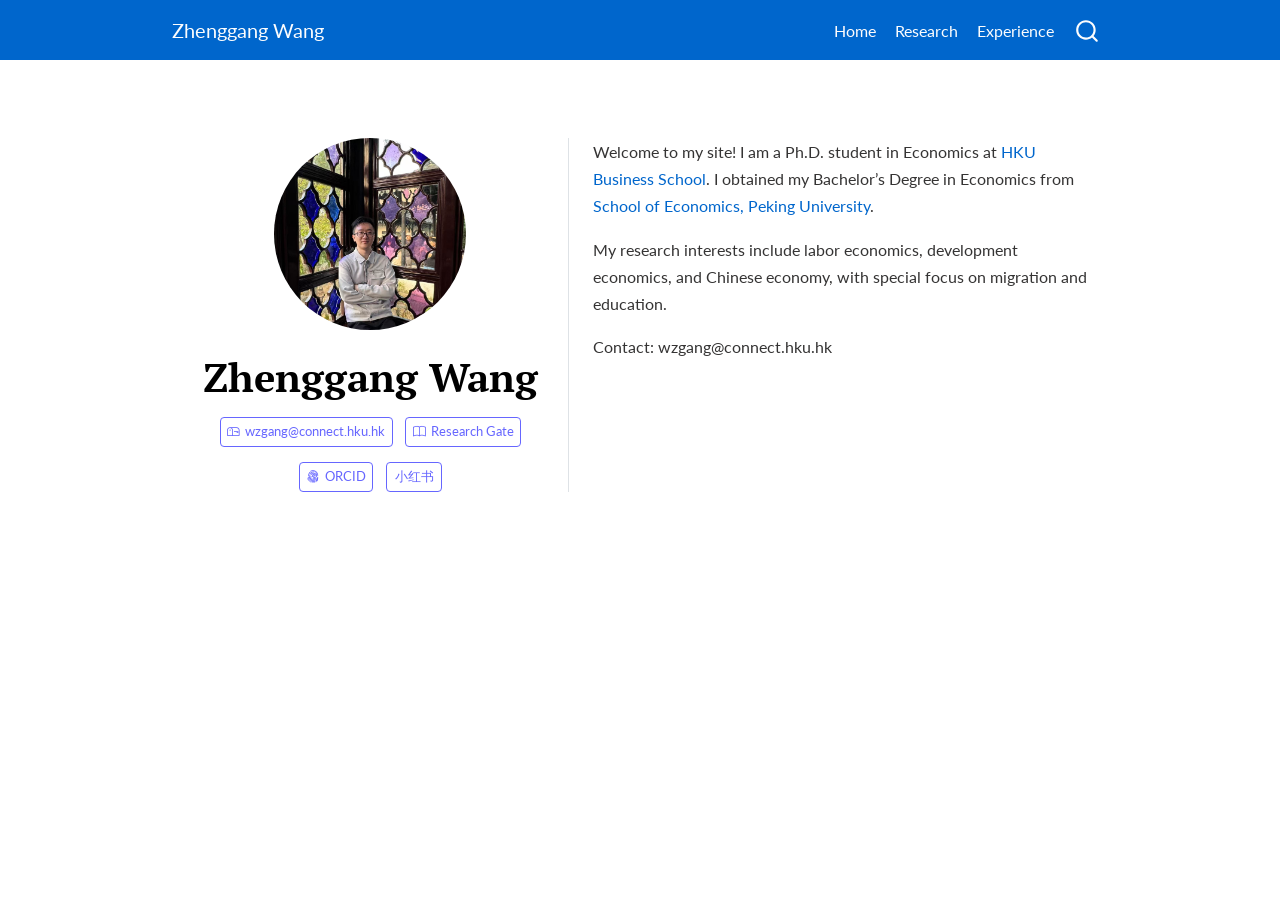
<file: docs/index.html>
<!DOCTYPE html>
<html xmlns="http://www.w3.org/1999/xhtml" lang="en" xml:lang="en"><head>

<meta charset="utf-8">
<meta name="generator" content="quarto-1.9.37">

<meta name="viewport" content="width=device-width, initial-scale=1.0, user-scalable=yes">


<title>Zhenggang Wang</title>
<style>
/* Default styles provided by pandoc.
** See https://pandoc.org/MANUAL.html#variables-for-html for config info.
*/
code{white-space: pre-wrap;}
span.smallcaps{font-variant: small-caps;}
div.columns{display: flex; gap: min(4vw, 1.5em);}
div.column{flex: auto; overflow-x: auto;}
div.hanging-indent{margin-left: 1.5em; text-indent: -1.5em;}
ul.task-list{list-style: none;}
ul.task-list li input[type="checkbox"] {
  width: 0.8em;
  margin: 0 0.8em 0.2em -1em; /* quarto-specific, see https://github.com/quarto-dev/quarto-cli/issues/4556 */ 
  vertical-align: middle;
}
</style>


<script src="site_libs/quarto-nav/quarto-nav.js"></script>
<script src="site_libs/quarto-nav/headroom.min.js"></script>
<script src="site_libs/clipboard/clipboard.min.js"></script>
<script src="site_libs/quarto-search/autocomplete.umd.js"></script>
<script src="site_libs/quarto-search/fuse.min.js"></script>
<script src="site_libs/quarto-search/quarto-search.js"></script>
<meta name="quarto:offset" content="./">
<link href="./images/apple-touch-icon-180x180.png" rel="icon" type="image/png">
<script src="site_libs/quarto-html/quarto.js" type="module"></script>
<script src="site_libs/quarto-html/tabsets/tabsets.js" type="module"></script>
<script src="site_libs/quarto-html/popper.min.js"></script>
<script src="site_libs/quarto-html/tippy.umd.min.js"></script>
<link href="site_libs/quarto-html/tippy.css" rel="stylesheet">
<link href="site_libs/quarto-html/quarto-syntax-highlighting-a9c94084e156453ce75ecc8ff7b2041c.css" rel="stylesheet" id="quarto-text-highlighting-styles">
<script src="site_libs/bootstrap/bootstrap.min.js"></script>
<link href="site_libs/bootstrap/bootstrap-icons.css" rel="stylesheet">
<link href="site_libs/bootstrap/bootstrap-d3f19b3d7b622b1c316061142769eb59.min.css" rel="stylesheet" append-hash="true" id="quarto-bootstrap" data-mode="light">
<script id="quarto-search-options" type="application/json">{
  "location": "navbar",
  "copy-button": false,
  "collapse-after": 3,
  "panel-placement": "end",
  "type": "overlay",
  "limit": 50,
  "keyboard-shortcut": [
    "f",
    "/",
    "s"
  ],
  "show-item-context": false,
  "language": {
    "search-no-results-text": "No results",
    "search-matching-documents-text": "matching documents",
    "search-copy-link-title": "Copy link to search",
    "search-hide-matches-text": "Hide additional matches",
    "search-more-match-text": "more match in this document",
    "search-more-matches-text": "more matches in this document",
    "search-clear-button-title": "Clear",
    "search-text-placeholder": "",
    "search-detached-cancel-button-title": "Cancel",
    "search-submit-button-title": "Submit",
    "search-label": "Search"
  }
}</script>


</head>

<body class="nav-fixed fullcontent quarto-light">

<div id="quarto-search-results"></div>
  <header id="quarto-header" class="headroom fixed-top">
    <nav class="navbar navbar-expand-lg " data-bs-theme="dark">
      <div class="navbar-container container-fluid">
      <div class="navbar-brand-container mx-auto">
    <a class="navbar-brand" href="./index.html">
    <span class="navbar-title">Zhenggang Wang</span>
    </a>
  </div>
            <div id="quarto-search" class="" title="Search"></div>
          <button class="navbar-toggler" type="button" data-bs-toggle="collapse" data-bs-target="#navbarCollapse" aria-controls="navbarCollapse" role="menu" aria-expanded="false" aria-label="Toggle navigation" onclick="if (window.quartoToggleHeadroom) { window.quartoToggleHeadroom(); }">
  <span class="navbar-toggler-icon"></span>
</button>
          <div class="collapse navbar-collapse" id="navbarCollapse">
            <ul class="navbar-nav navbar-nav-scroll ms-auto">
  <li class="nav-item">
    <a class="nav-link active" href="./index.html" aria-current="page"> 
<span class="menu-text">Home</span></a>
  </li>  
  <li class="nav-item">
    <a class="nav-link" href="./research.html"> 
<span class="menu-text">Research</span></a>
  </li>  
  <li class="nav-item">
    <a class="nav-link" href="./experience.html"> 
<span class="menu-text">Experience</span></a>
  </li>  
</ul>
          </div> <!-- /navcollapse -->
            <div class="quarto-navbar-tools">
</div>
      </div> <!-- /container-fluid -->
    </nav>
</header>
<!-- content -->
<div id="quarto-content" class="quarto-container page-columns page-rows-contents page-layout-article page-navbar">
<!-- sidebar -->
<!-- margin-sidebar -->
    
<!-- main -->
<main class="content" id="quarto-document-content">




<div class="quarto-about-trestles">
  <div class="about-entity">
    <img src="images/wzg2.jpg" class="about-image
  round " style="height: 12em; width: 12em;">
<header id="title-block-header" class="quarto-title-block default">
<div class="quarto-title">
<h1 class="title">Zhenggang Wang</h1>
</div>
<div class="quarto-title-meta">
  </div>
</header>
    <div class="about-links">
  <a href="mailto:wzgang@connect.hku.hk" class="about-link" rel="" target="">
    <i class="bi bi-mailbox"></i>
     <span class="about-link-text">wzgang@connect.hku.hk</span>
  </a>
  <a href="https://www.researchgate.net/profile/Zhenggang-Wang-4?ev=hdr_xprf" class="about-link" rel="" target="">
    <i class="bi bi-book"></i>
     <span class="about-link-text">Research Gate</span>
  </a>
  <a href="https://orcid.org/0009-0004-4326-7183" class="about-link" rel="" target="">
    <i class="bi bi-fingerprint"></i>
     <span class="about-link-text">ORCID</span>
  </a>
  <a href="https://www.xiaohongshu.com/user/profile/618625a00000000010008f83" class="about-link" rel="" target="">
    <i class="bi bi-brands xing"></i>
     <span class="about-link-text">小红书</span>
  </a>
</div>
  </div>
  <div class="about-contents"><div id="hero-heading">
<p>Welcome to my site! I am a Ph.D.&nbsp;student in Economics at <a href="[link](https://www.hkubs.hku.hk/)">HKU Business School</a>. I obtained my Bachelor’s Degree in Economics from <a href="[link](https://econ.pku.edu.cn/)">School of Economics, Peking University</a>.</p>
<p>My research interests include labor economics, development economics, and Chinese economy, with special focus on migration and education.</p>
<p>Contact: wzgang@connect.hku.hk</p>
</div></div>
</div>





</main> <!-- /main -->
<script id="quarto-html-after-body" type="application/javascript">
  window.document.addEventListener("DOMContentLoaded", function (event) {
    const isCodeAnnotation = (el) => {
      for (const clz of el.classList) {
        if (clz.startsWith('code-annotation-')) {                     
          return true;
        }
      }
      return false;
    }
    const onCopySuccess = function(e) {
      // button target
      const button = e.trigger;
      // don't keep focus
      button.blur();
      // flash "checked"
      button.classList.add('code-copy-button-checked');
      var currentTitle = button.getAttribute("title");
      button.setAttribute("title", "Copied!");
      let tooltip;
      if (window.bootstrap) {
        button.setAttribute("data-bs-toggle", "tooltip");
        button.setAttribute("data-bs-placement", "left");
        button.setAttribute("data-bs-title", "Copied!");
        tooltip = new bootstrap.Tooltip(button, 
          { trigger: "manual", 
            customClass: "code-copy-button-tooltip",
            offset: [0, -8]});
        tooltip.show();    
      }
      setTimeout(function() {
        if (tooltip) {
          tooltip.hide();
          button.removeAttribute("data-bs-title");
          button.removeAttribute("data-bs-toggle");
          button.removeAttribute("data-bs-placement");
        }
        button.setAttribute("title", currentTitle);
        button.classList.remove('code-copy-button-checked');
      }, 1000);
      // clear code selection
      e.clearSelection();
    }
    const getTextToCopy = function(trigger) {
      const outerScaffold = trigger.parentElement.cloneNode(true);
      const codeEl = outerScaffold.querySelector('code');
      for (const childEl of codeEl.children) {
        if (isCodeAnnotation(childEl)) {
          childEl.remove();
        }
      }
      return codeEl.innerText;
    }
    const clipboard = new window.ClipboardJS('.code-copy-button:not([data-in-quarto-modal])', {
      text: getTextToCopy
    });
    clipboard.on('success', onCopySuccess);
    if (window.document.getElementById('quarto-embedded-source-code-modal')) {
      const clipboardModal = new window.ClipboardJS('.code-copy-button[data-in-quarto-modal]', {
        text: getTextToCopy,
        container: window.document.getElementById('quarto-embedded-source-code-modal')
      });
      clipboardModal.on('success', onCopySuccess);
    }
      var localhostRegex = new RegExp(/^(?:http|https):\/\/localhost\:?[0-9]*\//);
      var mailtoRegex = new RegExp(/^mailto:/);
        var filterRegex = new RegExp("https:\/\/lianyujun\.github\.io");
      var isInternal = (href) => {
          return filterRegex.test(href) || localhostRegex.test(href) || mailtoRegex.test(href);
      }
      // Inspect non-navigation links and adorn them if external
     var links = window.document.querySelectorAll('a[href]:not(.nav-link):not(.navbar-brand):not(.toc-action):not(.sidebar-link):not(.sidebar-item-toggle):not(.pagination-link):not(.no-external):not([aria-hidden]):not(.dropdown-item):not(.quarto-navigation-tool):not(.about-link)');
      for (var i=0; i<links.length; i++) {
        const link = links[i];
        if (!isInternal(link.href)) {
          // undo the damage that might have been done by quarto-nav.js in the case of
          // links that we want to consider external
          if (link.dataset.originalHref !== undefined) {
            link.href = link.dataset.originalHref;
          }
        }
      }
    function tippyHover(el, contentFn, onTriggerFn, onUntriggerFn) {
      const config = {
        allowHTML: true,
        maxWidth: 500,
        delay: 100,
        arrow: false,
        appendTo: function(el) {
            return el.parentElement;
        },
        interactive: true,
        interactiveBorder: 10,
        theme: 'quarto',
        placement: 'bottom-start',
      };
      if (contentFn) {
        config.content = contentFn;
      }
      if (onTriggerFn) {
        config.onTrigger = onTriggerFn;
      }
      if (onUntriggerFn) {
        config.onUntrigger = onUntriggerFn;
      }
      window.tippy(el, config); 
    }
    const noterefs = window.document.querySelectorAll('a[role="doc-noteref"]');
    for (var i=0; i<noterefs.length; i++) {
      const ref = noterefs[i];
      tippyHover(ref, function() {
        // use id or data attribute instead here
        let href = ref.getAttribute('data-footnote-href') || ref.getAttribute('href');
        try { href = new URL(href).hash; } catch {}
        const id = href.replace(/^#\/?/, "");
        const note = window.document.getElementById(id);
        if (note) {
          return note.innerHTML;
        } else {
          return "";
        }
      });
    }
    const xrefs = window.document.querySelectorAll('a.quarto-xref');
    const processXRef = (id, note) => {
      // Strip column container classes
      const stripColumnClz = (el) => {
        el.classList.remove("page-full", "page-columns");
        if (el.children) {
          for (const child of el.children) {
            stripColumnClz(child);
          }
        }
      }
      stripColumnClz(note)
      if (id === null || id.startsWith('sec-')) {
        // Special case sections, only their first couple elements
        const container = document.createElement("div");
        if (note.children && note.children.length > 2) {
          container.appendChild(note.children[0].cloneNode(true));
          for (let i = 1; i < note.children.length; i++) {
            const child = note.children[i];
            if (child.tagName === "P" && child.innerText === "") {
              continue;
            } else {
              container.appendChild(child.cloneNode(true));
              break;
            }
          }
          if (window.Quarto?.typesetMath) {
            window.Quarto.typesetMath(container);
          }
          return container.innerHTML
        } else {
          if (window.Quarto?.typesetMath) {
            window.Quarto.typesetMath(note);
          }
          return note.innerHTML;
        }
      } else {
        // Remove any anchor links if they are present
        const anchorLink = note.querySelector('a.anchorjs-link');
        if (anchorLink) {
          anchorLink.remove();
        }
        if (window.Quarto?.typesetMath) {
          window.Quarto.typesetMath(note);
        }
        if (note.classList.contains("callout")) {
          return note.outerHTML;
        } else {
          return note.innerHTML;
        }
      }
    }
    for (var i=0; i<xrefs.length; i++) {
      const xref = xrefs[i];
      tippyHover(xref, undefined, function(instance) {
        instance.disable();
        let url = xref.getAttribute('href');
        let hash = undefined; 
        if (url.startsWith('#')) {
          hash = url;
        } else {
          try { hash = new URL(url).hash; } catch {}
        }
        if (hash) {
          const id = hash.replace(/^#\/?/, "");
          const note = window.document.getElementById(id);
          if (note !== null) {
            try {
              const html = processXRef(id, note.cloneNode(true));
              instance.setContent(html);
            } finally {
              instance.enable();
              instance.show();
            }
          } else {
            // See if we can fetch this
            fetch(url.split('#')[0])
            .then(res => res.text())
            .then(html => {
              const parser = new DOMParser();
              const htmlDoc = parser.parseFromString(html, "text/html");
              const note = htmlDoc.getElementById(id);
              if (note !== null) {
                const html = processXRef(id, note);
                instance.setContent(html);
              } 
            }).finally(() => {
              instance.enable();
              instance.show();
            });
          }
        } else {
          // See if we can fetch a full url (with no hash to target)
          // This is a special case and we should probably do some content thinning / targeting
          fetch(url)
          .then(res => res.text())
          .then(html => {
            const parser = new DOMParser();
            const htmlDoc = parser.parseFromString(html, "text/html");
            const note = htmlDoc.querySelector('main.content');
            if (note !== null) {
              // This should only happen for chapter cross references
              // (since there is no id in the URL)
              // remove the first header
              if (note.children.length > 0 && note.children[0].tagName === "HEADER") {
                note.children[0].remove();
              }
              const html = processXRef(null, note);
              instance.setContent(html);
            } 
          }).finally(() => {
            instance.enable();
            instance.show();
          });
        }
      }, function(instance) {
      });
    }
        let selectedAnnoteEl;
        const selectorForAnnotation = ( cell, annotation) => {
          let cellAttr = 'data-code-cell="' + cell + '"';
          let lineAttr = 'data-code-annotation="' +  annotation + '"';
          const selector = 'span[' + cellAttr + '][' + lineAttr + ']';
          return selector;
        }
        const selectCodeLines = (annoteEl) => {
          const doc = window.document;
          const targetCell = annoteEl.getAttribute("data-target-cell");
          const targetAnnotation = annoteEl.getAttribute("data-target-annotation");
          const annoteSpan = window.document.querySelector(selectorForAnnotation(targetCell, targetAnnotation));
          const lines = annoteSpan.getAttribute("data-code-lines").split(",");
          const lineIds = lines.map((line) => {
            return targetCell + "-" + line;
          })
          let top = null;
          let height = null;
          let parent = null;
          if (lineIds.length > 0) {
              //compute the position of the single el (top and bottom and make a div)
              const el = window.document.getElementById(lineIds[0]);
              top = el.offsetTop;
              height = el.offsetHeight;
              parent = el.parentElement.parentElement;
            if (lineIds.length > 1) {
              const lastEl = window.document.getElementById(lineIds[lineIds.length - 1]);
              const bottom = lastEl.offsetTop + lastEl.offsetHeight;
              height = bottom - top;
            }
            if (top !== null && height !== null && parent !== null) {
              // cook up a div (if necessary) and position it 
              let div = window.document.getElementById("code-annotation-line-highlight");
              if (div === null) {
                div = window.document.createElement("div");
                div.setAttribute("id", "code-annotation-line-highlight");
                div.style.position = 'absolute';
                parent.appendChild(div);
              }
              div.style.top = top - 2 + "px";
              div.style.height = height + 4 + "px";
              div.style.left = 0;
              let gutterDiv = window.document.getElementById("code-annotation-line-highlight-gutter");
              if (gutterDiv === null) {
                gutterDiv = window.document.createElement("div");
                gutterDiv.setAttribute("id", "code-annotation-line-highlight-gutter");
                gutterDiv.style.position = 'absolute';
                const codeCell = window.document.getElementById(targetCell);
                const gutter = codeCell.querySelector('.code-annotation-gutter');
                gutter.appendChild(gutterDiv);
              }
              gutterDiv.style.top = top - 2 + "px";
              gutterDiv.style.height = height + 4 + "px";
            }
            selectedAnnoteEl = annoteEl;
          }
        };
        const unselectCodeLines = () => {
          const elementsIds = ["code-annotation-line-highlight", "code-annotation-line-highlight-gutter"];
          elementsIds.forEach((elId) => {
            const div = window.document.getElementById(elId);
            if (div) {
              div.remove();
            }
          });
          selectedAnnoteEl = undefined;
        };
          // Handle positioning of the toggle
      window.addEventListener(
        "resize",
        throttle(() => {
          elRect = undefined;
          if (selectedAnnoteEl) {
            selectCodeLines(selectedAnnoteEl);
          }
        }, 10)
      );
      function throttle(fn, ms) {
      let throttle = false;
      let timer;
        return (...args) => {
          if(!throttle) { // first call gets through
              fn.apply(this, args);
              throttle = true;
          } else { // all the others get throttled
              if(timer) clearTimeout(timer); // cancel #2
              timer = setTimeout(() => {
                fn.apply(this, args);
                timer = throttle = false;
              }, ms);
          }
        };
      }
        // Attach click handler to the DT
        const annoteDls = window.document.querySelectorAll('dt[data-target-cell]');
        for (const annoteDlNode of annoteDls) {
          annoteDlNode.addEventListener('click', (event) => {
            const clickedEl = event.target;
            if (clickedEl !== selectedAnnoteEl) {
              unselectCodeLines();
              const activeEl = window.document.querySelector('dt[data-target-cell].code-annotation-active');
              if (activeEl) {
                activeEl.classList.remove('code-annotation-active');
              }
              selectCodeLines(clickedEl);
              clickedEl.classList.add('code-annotation-active');
            } else {
              // Unselect the line
              unselectCodeLines();
              clickedEl.classList.remove('code-annotation-active');
            }
          });
        }
    const findCites = (el) => {
      const parentEl = el.parentElement;
      if (parentEl) {
        const cites = parentEl.dataset.cites;
        if (cites) {
          return {
            el,
            cites: cites.split(' ')
          };
        } else {
          return findCites(el.parentElement)
        }
      } else {
        return undefined;
      }
    };
    var bibliorefs = window.document.querySelectorAll('a[role="doc-biblioref"]');
    for (var i=0; i<bibliorefs.length; i++) {
      const ref = bibliorefs[i];
      const citeInfo = findCites(ref);
      if (citeInfo) {
        tippyHover(citeInfo.el, function() {
          var popup = window.document.createElement('div');
          citeInfo.cites.forEach(function(cite) {
            var citeDiv = window.document.createElement('div');
            citeDiv.classList.add('hanging-indent');
            citeDiv.classList.add('csl-entry');
            var biblioDiv = window.document.getElementById('ref-' + cite);
            if (biblioDiv) {
              citeDiv.innerHTML = biblioDiv.innerHTML;
            }
            popup.appendChild(citeDiv);
          });
          return popup.innerHTML;
        });
      }
    }
  });
  </script>
</div> <!-- /content -->




</body></html>
</file>
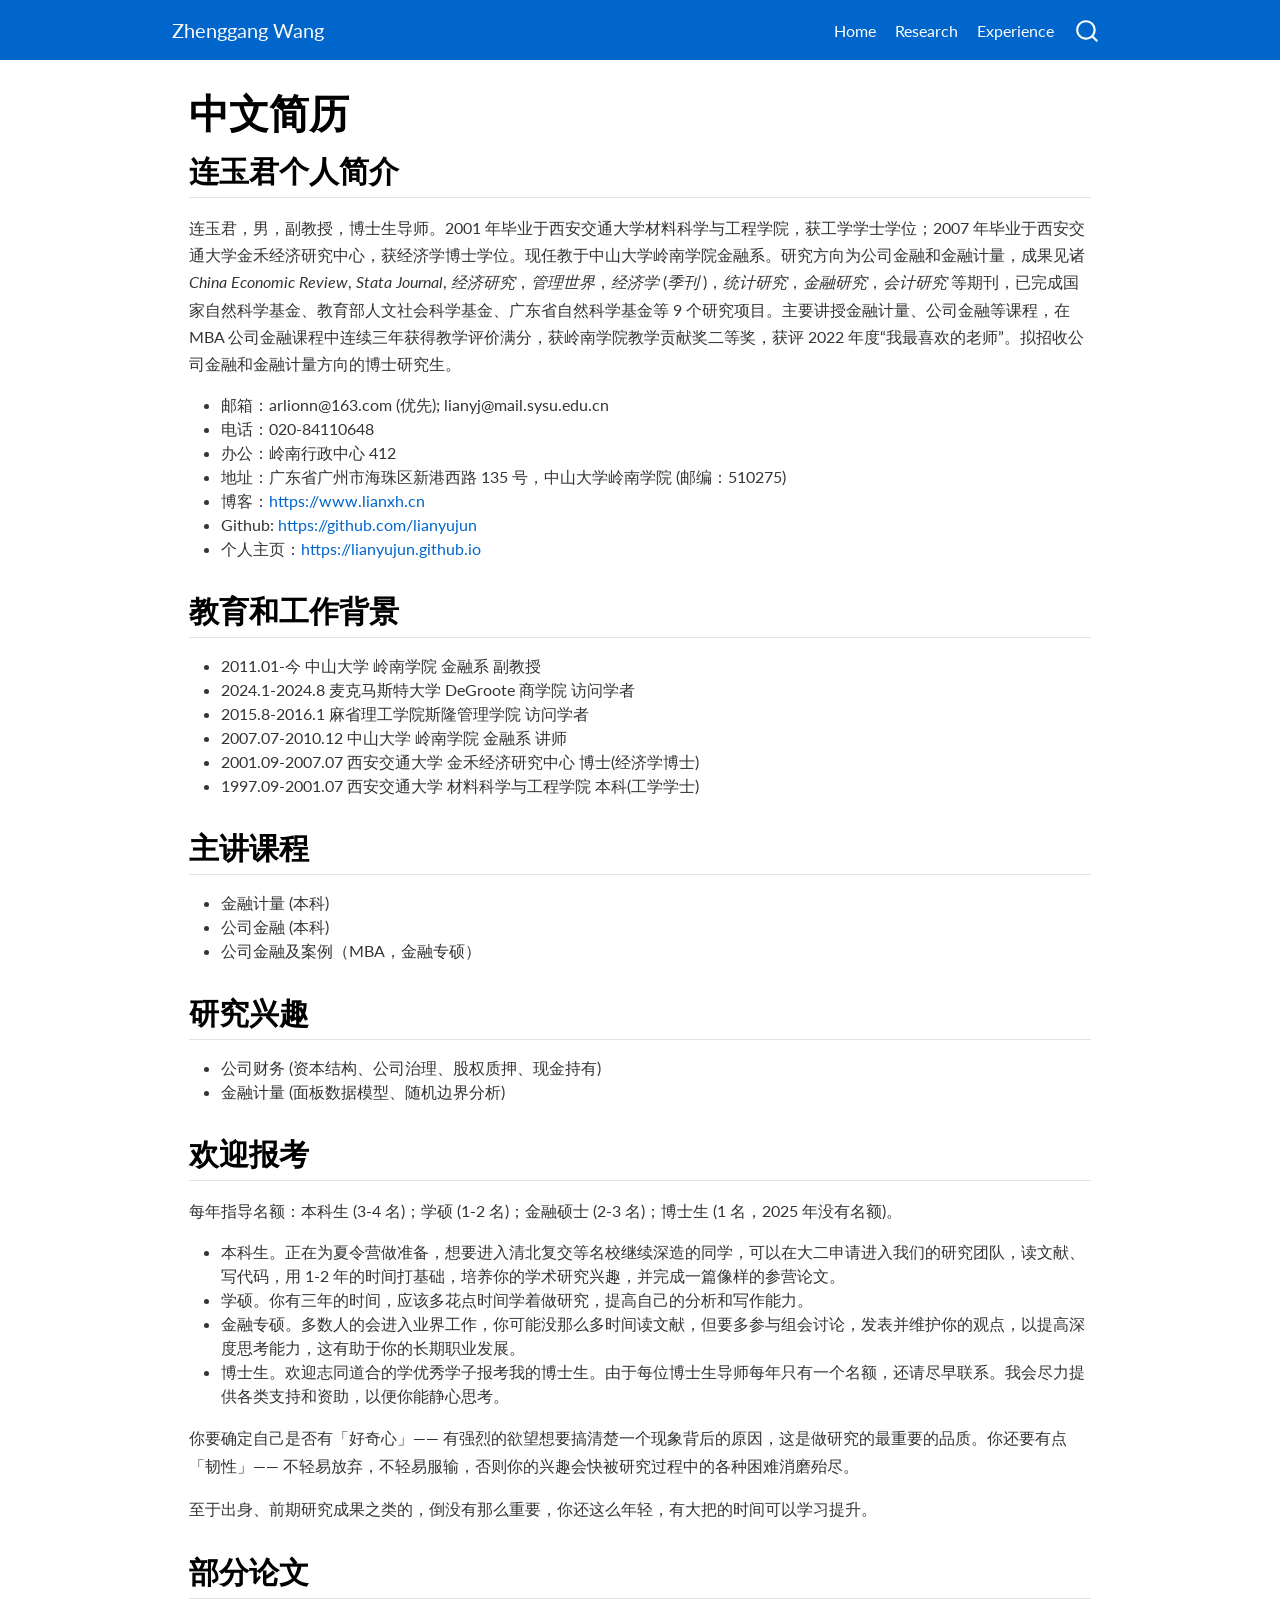
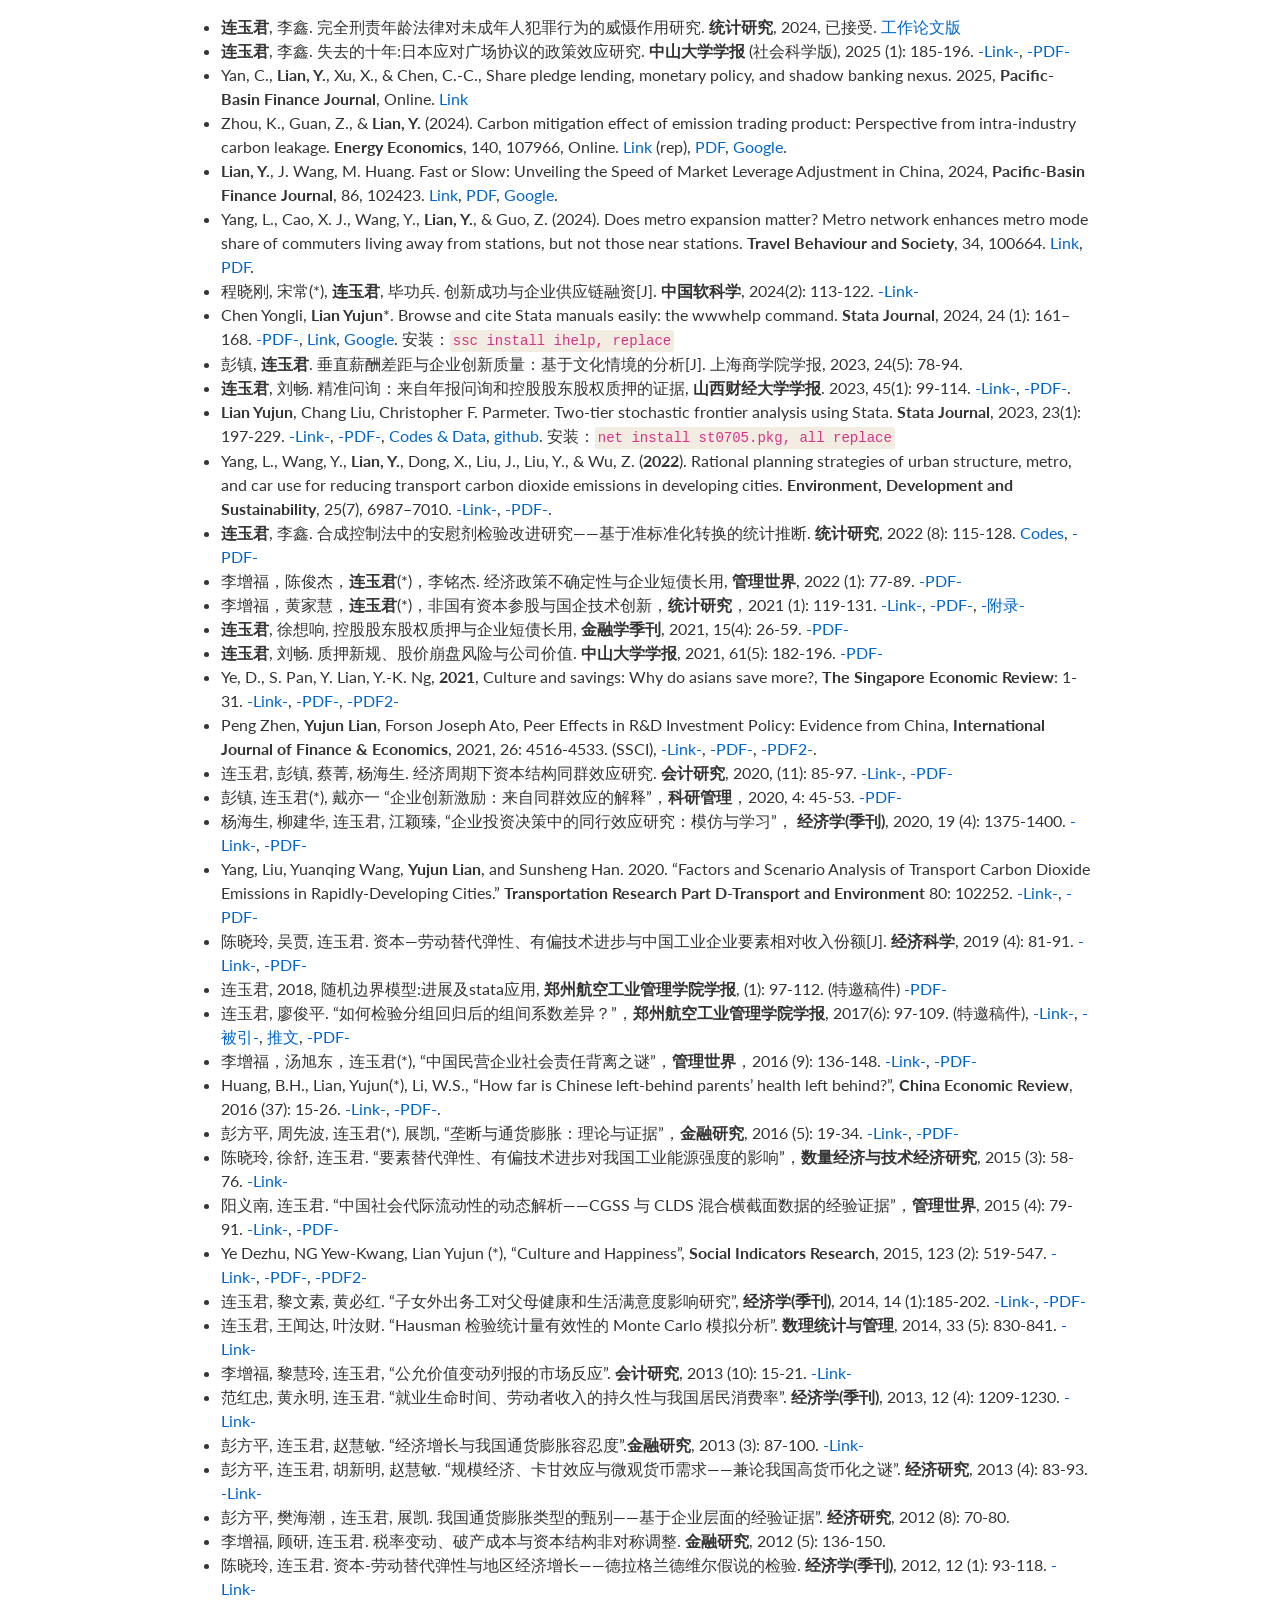
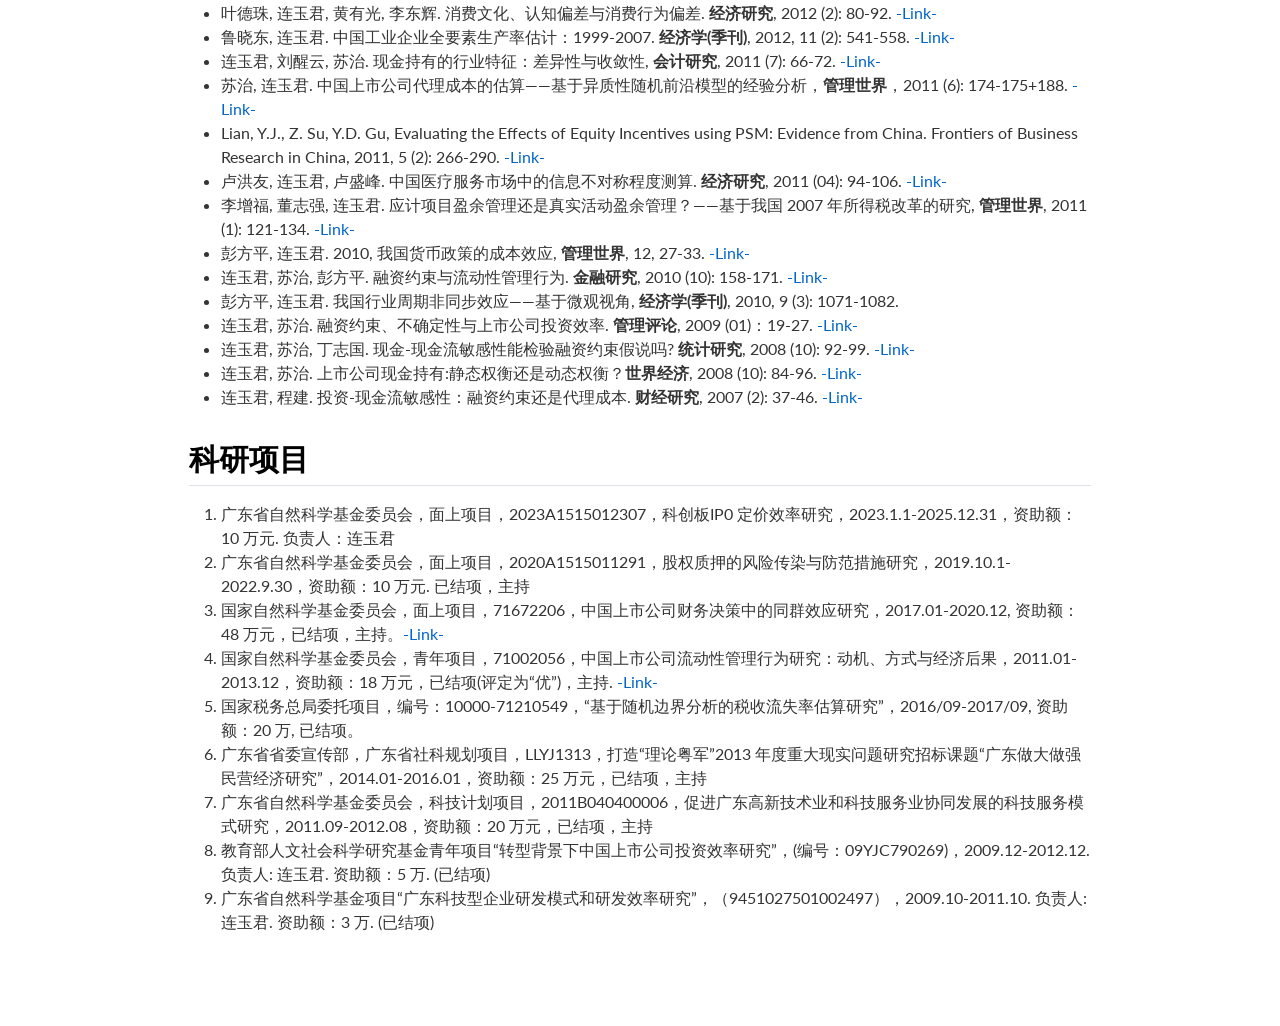
<file: docs/CV.html>
<!DOCTYPE html>
<html xmlns="http://www.w3.org/1999/xhtml" lang="en" xml:lang="en"><head>

<meta charset="utf-8">
<meta name="generator" content="quarto-1.9.37">

<meta name="viewport" content="width=device-width, initial-scale=1.0, user-scalable=yes">


<title>中文简历 – Zhenggang Wang</title>
<style>
/* Default styles provided by pandoc.
** See https://pandoc.org/MANUAL.html#variables-for-html for config info.
*/
code{white-space: pre-wrap;}
span.smallcaps{font-variant: small-caps;}
div.columns{display: flex; gap: min(4vw, 1.5em);}
div.column{flex: auto; overflow-x: auto;}
div.hanging-indent{margin-left: 1.5em; text-indent: -1.5em;}
ul.task-list{list-style: none;}
ul.task-list li input[type="checkbox"] {
  width: 0.8em;
  margin: 0 0.8em 0.2em -1em; /* quarto-specific, see https://github.com/quarto-dev/quarto-cli/issues/4556 */ 
  vertical-align: middle;
}
</style>


<script src="site_libs/quarto-nav/quarto-nav.js"></script>
<script src="site_libs/quarto-nav/headroom.min.js"></script>
<script src="site_libs/clipboard/clipboard.min.js"></script>
<script src="site_libs/quarto-search/autocomplete.umd.js"></script>
<script src="site_libs/quarto-search/fuse.min.js"></script>
<script src="site_libs/quarto-search/quarto-search.js"></script>
<meta name="quarto:offset" content="./">
<link href="./images/apple-touch-icon-180x180.png" rel="icon" type="image/png">
<script src="site_libs/quarto-html/quarto.js" type="module"></script>
<script src="site_libs/quarto-html/tabsets/tabsets.js" type="module"></script>
<script src="site_libs/quarto-html/popper.min.js"></script>
<script src="site_libs/quarto-html/tippy.umd.min.js"></script>
<script src="site_libs/quarto-html/anchor.min.js"></script>
<link href="site_libs/quarto-html/tippy.css" rel="stylesheet">
<link href="site_libs/quarto-html/quarto-syntax-highlighting-a9c94084e156453ce75ecc8ff7b2041c.css" rel="stylesheet" id="quarto-text-highlighting-styles">
<script src="site_libs/bootstrap/bootstrap.min.js"></script>
<link href="site_libs/bootstrap/bootstrap-icons.css" rel="stylesheet">
<link href="site_libs/bootstrap/bootstrap-d3f19b3d7b622b1c316061142769eb59.min.css" rel="stylesheet" append-hash="true" id="quarto-bootstrap" data-mode="light">
<script id="quarto-search-options" type="application/json">{
  "location": "navbar",
  "copy-button": false,
  "collapse-after": 3,
  "panel-placement": "end",
  "type": "overlay",
  "limit": 50,
  "keyboard-shortcut": [
    "f",
    "/",
    "s"
  ],
  "show-item-context": false,
  "language": {
    "search-no-results-text": "No results",
    "search-matching-documents-text": "matching documents",
    "search-copy-link-title": "Copy link to search",
    "search-hide-matches-text": "Hide additional matches",
    "search-more-match-text": "more match in this document",
    "search-more-matches-text": "more matches in this document",
    "search-clear-button-title": "Clear",
    "search-text-placeholder": "",
    "search-detached-cancel-button-title": "Cancel",
    "search-submit-button-title": "Submit",
    "search-label": "Search"
  }
}</script>


</head>

<body class="nav-fixed fullcontent quarto-light">

<div id="quarto-search-results"></div>
  <header id="quarto-header" class="headroom fixed-top">
    <nav class="navbar navbar-expand-lg " data-bs-theme="dark">
      <div class="navbar-container container-fluid">
      <div class="navbar-brand-container mx-auto">
    <a class="navbar-brand" href="./index.html">
    <span class="navbar-title">Zhenggang Wang</span>
    </a>
  </div>
            <div id="quarto-search" class="" title="Search"></div>
          <button class="navbar-toggler" type="button" data-bs-toggle="collapse" data-bs-target="#navbarCollapse" aria-controls="navbarCollapse" role="menu" aria-expanded="false" aria-label="Toggle navigation" onclick="if (window.quartoToggleHeadroom) { window.quartoToggleHeadroom(); }">
  <span class="navbar-toggler-icon"></span>
</button>
          <div class="collapse navbar-collapse" id="navbarCollapse">
            <ul class="navbar-nav navbar-nav-scroll ms-auto">
  <li class="nav-item">
    <a class="nav-link" href="./index.html"> 
<span class="menu-text">Home</span></a>
  </li>  
  <li class="nav-item">
    <a class="nav-link" href="./research.html"> 
<span class="menu-text">Research</span></a>
  </li>  
  <li class="nav-item">
    <a class="nav-link" href="./experience.html"> 
<span class="menu-text">Experience</span></a>
  </li>  
</ul>
          </div> <!-- /navcollapse -->
            <div class="quarto-navbar-tools">
</div>
      </div> <!-- /container-fluid -->
    </nav>
</header>
<!-- content -->
<div id="quarto-content" class="quarto-container page-columns page-rows-contents page-layout-article page-navbar">
<!-- sidebar -->
<!-- margin-sidebar -->
    
<!-- main -->
<main class="content" id="quarto-document-content">

<header id="title-block-header" class="quarto-title-block default">
<div class="quarto-title">
<h1 class="title">中文简历</h1>
</div>



<div class="quarto-title-meta">

    
  
    
  </div>
  


</header>


<section id="连玉君个人简介" class="level2">
<h2 class="anchored" data-anchor-id="连玉君个人简介">连玉君个人简介</h2>
<p>连玉君，男，副教授，博士生导师。2001 年毕业于西安交通大学材料科学与工程学院，获工学学士学位；2007 年毕业于西安交通大学金禾经济研究中心，获经济学博士学位。现任教于中山大学岭南学院金融系。研究方向为公司金融和金融计量，成果见诸 <em>China Economic Review</em>, <em>Stata Journal</em>, <em>经济研究</em>，<em>管理世界</em>，<em>经济学</em> (<em>季刊</em> )，<em>统计研究</em>，<em>金融研究</em>，<em>会计研究</em> 等期刊，已完成国家自然科学基金、教育部人文社会科学基金、广东省自然科学基金等 9 个研究项目。主要讲授金融计量、公司金融等课程，在 MBA 公司金融课程中连续三年获得教学评价满分，获岭南学院教学贡献奖二等奖，获评 2022 年度“我最喜欢的老师”。拟招收公司金融和金融计量方向的博士研究生。</p>
<ul>
<li>邮箱：arlionn@163.com (优先); lianyj@mail.sysu.edu.cn</li>
<li>电话：020-84110648</li>
<li>办公：岭南行政中心 412</li>
<li>地址：广东省广州市海珠区新港西路 135 号，中山大学岭南学院 (邮编：510275)</li>
<li>博客：<a href="https://www.lianxh.cn" class="uri">https://www.lianxh.cn</a></li>
<li>Github: <a href="https://github.com/lianyujun" class="uri">https://github.com/lianyujun</a></li>
<li>个人主页：<a href="https://lianyujun.github.io" class="uri">https://lianyujun.github.io</a></li>
</ul>
</section>
<section id="教育和工作背景" class="level2">
<h2 class="anchored" data-anchor-id="教育和工作背景">教育和工作背景</h2>
<ul>
<li>2011.01-今 中山大学 岭南学院 金融系 副教授</li>
<li>2024.1-2024.8 麦克马斯特大学 DeGroote 商学院 访问学者</li>
<li>2015.8-2016.1 麻省理工学院斯隆管理学院 访问学者</li>
<li>2007.07-2010.12 中山大学 岭南学院 金融系 讲师</li>
<li>2001.09-2007.07 西安交通大学 金禾经济研究中心 博士(经济学博士)</li>
<li>1997.09-2001.07 西安交通大学 材料科学与工程学院 本科(工学学士)</li>
</ul>
</section>
<section id="主讲课程" class="level2">
<h2 class="anchored" data-anchor-id="主讲课程">主讲课程</h2>
<ul>
<li>金融计量 (本科)</li>
<li>公司金融 (本科)</li>
<li>公司金融及案例（MBA，金融专硕）</li>
</ul>
</section>
<section id="研究兴趣" class="level2">
<h2 class="anchored" data-anchor-id="研究兴趣">研究兴趣</h2>
<ul>
<li>公司财务 (资本结构、公司治理、股权质押、现金持有)</li>
<li>金融计量 (面板数据模型、随机边界分析)</li>
</ul>
</section>
<section id="欢迎报考" class="level2">
<h2 class="anchored" data-anchor-id="欢迎报考">欢迎报考</h2>
<p>每年指导名额：本科生 (3-4 名)；学硕 (1-2 名)；金融硕士 (2-3 名)；博士生 (1 名，2025 年没有名额)。</p>
<ul>
<li>本科生。正在为夏令营做准备，想要进入清北复交等名校继续深造的同学，可以在大二申请进入我们的研究团队，读文献、写代码，用 1-2 年的时间打基础，培养你的学术研究兴趣，并完成一篇像样的参营论文。</li>
<li>学硕。你有三年的时间，应该多花点时间学着做研究，提高自己的分析和写作能力。</li>
<li>金融专硕。多数人的会进入业界工作，你可能没那么多时间读文献，但要多参与组会讨论，发表并维护你的观点，以提高深度思考能力，这有助于你的长期职业发展。</li>
<li>博士生。欢迎志同道合的学优秀学子报考我的博士生。由于每位博士生导师每年只有一个名额，还请尽早联系。我会尽力提供各类支持和资助，以便你能静心思考。</li>
</ul>
<p>你要确定自己是否有「好奇心」—— 有强烈的欲望想要搞清楚一个现象背后的原因，这是做研究的最重要的品质。你还要有点「韧性」—— 不轻易放弃，不轻易服输，否则你的兴趣会快被研究过程中的各种困难消磨殆尽。</p>
<p>至于出身、前期研究成果之类的，倒没有那么重要，你还这么年轻，有大把的时间可以学习提升。</p>
</section>
<section id="部分论文" class="level2">
<h2 class="anchored" data-anchor-id="部分论文">部分论文</h2>
<ul>
<li><strong>连玉君</strong>, 李鑫. 完全刑责年龄法律对未成年人犯罪行为的威慑作用研究. <strong>统计研究</strong>, 2024, 已接受. <a href="https://file-lianxh.oss-cn-shenzhen.aliyuncs.com/Refs/LianPub/%E8%BF%9E%E7%8E%89%E5%90%9B-%E6%9D%8E%E9%91%AB-2024-%E7%BB%9F%E8%AE%A1%E7%A0%94%E7%A9%B6-RDD-%E6%9C%AA%E6%88%90%E5%B9%B4%E4%BA%BA.pdf">工作论文版</a></li>
<li><strong>连玉君</strong>, 李鑫. 失去的十年:日本应对广场协议的政策效应研究. <strong>中山大学学报</strong> (社会科学版), 2025 (1): 185-196. <a href="https://link.cnki.net/doi/10.13471/j.cnki.jsysusse.2025.01.020">-Link-</a>, <a href="https://bar.cnki.net/bar/download/order?id=Pmp%2F5es3RB81cmauPwpbvsPMJcfwHgIZAnUyOJG6Kdog%2BHL%2FGFrGhKahW4YGMC%2BS9rApGw1Kn1Osj2RxbQfKvjCe6SDJA%2FE4K5lDg6WoZeh7b5mY%2FmsIpB5E%2FKF94iQVwddxEU3rL3oTHoiWc6PitFK57xT%2B8LhM%2BfEqYWvBGm0igmLMld3nSvbU4a5%2BOkNaUlSU0HSLnl9m7MwOtW%2FIk9GlczRq40icS9q1bpEM6d9lgv7q8C%2BP7FPVW3hwYPcqveGzrp%2B41EH7caBaJ8FVkg%3D%3D">-PDF-</a></li>
<li>Yan, C., <strong>Lian, Y.</strong>, Xu, X., &amp; Chen, C.-C., Share pledge lending, monetary policy, and shadow banking nexus. 2025, <strong>Pacific-Basin Finance Journal</strong>, Online. <a href="https://doi.org/10.1016/j.pacfin.2025.102772">Link</a></li>
<li>Zhou, K., Guan, Z., &amp; <strong>Lian, Y.</strong> (2024). Carbon mitigation effect of emission trading product: Perspective from intra-industry carbon leakage. <strong>Energy Economics</strong>, 140, 107966, Online. <a href="https://doi.org/10.1016/j.eneco.2024.107966">Link</a> (rep), <a href="https://file-lianxh.oss-cn-shenzhen.aliyuncs.com/Refs/LianPub/Lian-2024-EE_Preproof.pdf">PDF</a>, <a href="https://scholar.google.com/scholar?q=Carbon%20mitigation%20effect%20of%20emission%20trading%20product:%20Perspective%20from%20intra-industry%20carbon%20leakage">Google</a>.</li>
<li><strong>Lian, Y.</strong>, J. Wang, M. Huang. Fast or Slow: Unveiling the Speed of Market Leverage Adjustment in China, 2024, <strong>Pacific-Basin Finance Journal</strong>, 86, 102423. <a href="https://doi.org/10.1016/j.pacfin.2024.102423">Link</a>, <a href="https://file-lianxh.oss-cn-shenzhen.aliyuncs.com/Refs/LianPub/Lian_2024_Fast_or_slow_Unveiling_the_speed_of_market_leverage_adjustment_in_China.pdf">PDF</a>, <a href="https://scholar.google.com/scholar?q=Fast%20or%20slow:%20Unveiling%20the%20speed%20of%20market%20leverage%20adjustment%20in%20China">Google</a>.</li>
<li>Yang, L., Cao, X. J., Wang, Y., <strong>Lian, Y.</strong>, &amp; Guo, Z. (2024). Does metro expansion matter? Metro network enhances metro mode share of commuters living away from stations, but not those near stations. <strong>Travel Behaviour and Society</strong>, 34, 100664. <a href="https://doi.org/10.1016/j.tbs.2023.100664">Link</a>, <a href="https://file-lianxh.oss-cn-shenzhen.aliyuncs.com/Refs/LianPub/Yang_Lian_2024_TBS.pdf">PDF</a>.</li>
<li>程晓刚, 宋常(*), <strong>连玉君</strong>, 毕功兵. 创新成功与企业供应链融资[J]. <strong>中国软科学</strong>, 2024(2): 113-122. <a href="https://kns.cnki.net/kcms2/article/abstract?v=ifIT5_n5_GfsqAytcOFCtKtj3A3Ye2M3_9RBgXUpgnhGuce7Awmik5x9zVhSYfbQyEvQrpnA9vn4AttiF0kfsYgAFfIovjC_oeJJuO2YG7aA3ABB3IoGwXR8R9n0lREGvz3EJ3tcLM8Y3ekH7JFdlpgV2VUjnovy_2sYLNwwuPk=&amp;uniplatform=NZKPT">-Link-</a></li>
<li>Chen Yongli, <strong>Lian Yujun</strong>*. Browse and cite Stata manuals easily: the wwwhelp command. <strong>Stata Journal</strong>, 2024, 24 (1): 161–168. <a href="https://file-lianxh.oss-cn-shenzhen.aliyuncs.com/Refs/LianPub/Chen-Lian-2024-SJ-wwwhelp-ihelp.pdf">-PDF-</a>, <a href="https://doi.org/10.1177/1536867X241233676">Link</a>, <a href="https://scholar.google.com/scholar?q=Browse%20and%20cite%20Stata%20manuals%20easily:%20The%20wwwhelp%20command">Google</a>. 安装：<code>ssc install ihelp, replace</code></li>
<li>彭镇, <strong>连玉君</strong>. 垂直薪酬差距与企业创新质量：基于文化情境的分析[J]. 上海商学院学报, 2023, 24(5): 78-94.</li>
<li><strong>连玉君</strong>, 刘畅. 精准问询：来自年报问询和控股股东股权质押的证据, <strong>山西财经大学学报</strong>. 2023, 45(1): 99-114. <a href="https://d.wanfangdata.com.cn/periodical/sxcjdxxb202301008">-Link-</a>, <a href="https://file-lianxh.oss-cn-shenzhen.aliyuncs.com/Refs/LianPub/%E8%BF%9E%E7%8E%89%E5%90%9B-%E5%88%98%E7%95%85-2023-%E7%B2%BE%E5%87%86%E9%97%AE%E8%AF%A2_%E6%9D%A5%E8%87%AA%E5%B9%B4%E6%8A%A5%E9%97%AE%E8%AF%A2%E5%92%8C%E6%8E%A7%E8%82%A1%E8%82%A1%E4%B8%9C%E8%82%A1%E6%9D%83%E8%B4%A8%E6%8A%BC%E7%9A%84%E8%AF%81%E6%8D%AE.pdf">-PDF-</a>.</li>
<li><strong>Lian Yujun</strong>, Chang Liu, Christopher F. Parmeter. Two-tier stochastic frontier analysis using Stata. <strong>Stata Journal</strong>, 2023, 23(1): 197-229. <a href="https://journals.sagepub.com/doi/abs/10.1177/1536867X231162033">-Link-</a>, <a href="https://file.lianxh.cn/Refs/LianPub/Lian-2023-SJ-sftt-Two-tier-SFA.pdf">-PDF-</a>, <a href="https://gitee.com/arlionn/sftt">Codes &amp; Data</a>, <a href="https://github.com/arlionn/sftt">github</a>. 安装：<code>net install st0705.pkg, all replace</code></li>
<li>Yang, L., Wang, Y., <strong>Lian, Y.</strong>, Dong, X., Liu, J., Liu, Y., &amp; Wu, Z. (<strong>2022</strong>). Rational planning strategies of urban structure, metro, and car use for reducing transport carbon dioxide emissions in developing cities. <strong>Environment, Development and Sustainability</strong>, 25(7), 6987–7010. <a href="https://doi.org/10.1007/s10668-022-02344-0">-Link-</a>, <a href="https://link.springer.com/content/pdf/10.1007/s10668-022-02344-0.pdf">-PDF-</a>.</li>
<li><strong>连玉君</strong>, 李鑫. 合成控制法中的安慰剂检验改进研究——基于准标准化转换的统计推断. <strong>统计研究</strong>, 2022 (8): 115-128. <a href="https://gitee.com/arlionn/synthsd">Codes</a>, <a href="https://file-lianxh.oss-cn-shenzhen.aliyuncs.com/Refs/LianPub/%E8%BF%9E%E7%8E%89%E5%90%9B-%E6%9D%8E%E9%91%AB-2022-%E7%BB%9F%E8%AE%A1%E7%A0%94%E7%A9%B6-%E6%A0%A1%E6%A0%B7-%E9%9D%9E%E6%AD%A3%E5%BC%8F%E7%89%88.pdf">-PDF-</a></li>
<li>李增福，陈俊杰，<strong>连玉君</strong>(*)，李铭杰. 经济政策不确定性与企业短债长用, <strong>管理世界</strong>, 2022 (1): 77-89. <a href="https://file-lianxh.oss-cn-shenzhen.aliyuncs.com/Refs/LianPub/%E6%9D%8E%E5%A2%9E%E7%A6%8F-%E8%BF%9E%E7%8E%89%E5%90%9B-2022-%E7%AE%A1%E7%90%86%E4%B8%96%E7%95%8C-%E7%BB%8F%E6%B5%8E%E6%94%BF%E7%AD%96%E4%B8%8D%E7%A1%AE%E5%AE%9A%E6%80%A7%E4%B8%8E%E4%BC%81%E4%B8%9A%E7%9F%AD%E5%80%BA%E9%95%BF%E7%94%A8.pdf">-PDF-</a></li>
<li>李增福，黄家慧，<strong>连玉君</strong>(*)，非国有资本参股与国企技术创新，<strong>统计研究</strong>，2021 (1): 119-131. <a href="https://t.cnki.net/kcms/detail?v=X6oIUGaNdGl02O8hLreyMfQ1AB_lc7oZyruBxG73K9OVEB6dr7g6N2LQ1UIioRWcfRv5Ih1EskkwhzyU6x-XF-fvlUvmr2hJwiEvVfIzYhBskUjtHXBQNfai1jy4bto0&amp;uniplatform=NZKPT">-Link-</a>, <a href="https://file-lianxh.oss-cn-shenzhen.aliyuncs.com/Refs/LianPub/%E6%9D%8E%E5%A2%9E%E7%A6%8F-%E8%BF%9E%E7%8E%89%E5%90%9B-2021-%E5%B8%A6%E5%B0%81%E9%9D%A2-%E7%BB%9F%E8%AE%A1%E7%A0%94%E7%A9%B6-%E9%9D%9E%E5%9B%BD%E6%9C%89%E8%B5%84%E6%9C%AC%E5%8F%82%E8%82%A1%E4%B8%8E%E5%9B%BD%E4%BC%81%E6%8A%80%E6%9C%AF%E5%88%9B%E6%96%B0.pdf">-PDF-</a>, <a href="https://file-lianxh.oss-cn-shenzhen.aliyuncs.com/Refs/LianPub/%E6%9D%8E%E5%A2%9E%E7%A6%8F-%E8%BF%9E%E7%8E%89%E5%90%9B-2021-%E9%99%84%E5%BD%95-%E7%BB%9F%E8%AE%A1%E7%A0%94%E7%A9%B6-%E9%9D%9E%E5%9B%BD%E6%9C%89%E8%B5%84%E6%9C%AC%E5%8F%82%E8%82%A1%E4%B8%8E%E5%9B%BD%E4%BC%81%E6%8A%80%E6%9C%AF%E5%88%9B%E6%96%B0.pdf">-附录-</a></li>
<li><strong>连玉君</strong>, 徐想响, 控股股东股权质押与企业短债长用, <strong>金融学季刊</strong>, 2021, 15(4): 26-59. <a href="https://file-lianxh.oss-cn-shenzhen.aliyuncs.com/Refs/LianPub/%E8%BF%9E%E7%8E%89%E5%90%9B-2021-%E9%87%91%E8%9E%8D%E5%AD%A6%E5%AD%A3%E5%88%8A-%E6%8E%A7%E8%82%A1%E8%82%A1%E4%B8%9C%E8%82%A1%E6%9D%83%E8%B4%A8%E6%8A%BC%E4%B8%8E%E4%BC%81%E4%B8%9A%E7%9F%AD%E5%80%BA%E9%95%BF%E7%94%A8.pdf">-PDF-</a></li>
<li><strong>连玉君</strong>, 刘畅. 质押新规、股价崩盘风险与公司价值. <strong>中山大学学报</strong>, 2021, 61(5): 182-196. <a href="https://file-lianxh.oss-cn-shenzhen.aliyuncs.com/Refs/LianPub/%E8%BF%9E%E7%8E%89%E5%90%9B-%E5%88%98%E7%95%85-2021-%E4%B8%AD%E5%A4%A7%E5%AD%A6%E6%8A%A5-%E8%B4%A8%E6%8A%BC%E6%96%B0%E8%A7%84-%E8%82%A1%E4%BB%B7%E5%B4%A9%E7%9B%98%E9%A3%8E%E9%99%A9%E4%B8%8E%E5%85%AC%E5%8F%B8%E4%BB%B7%E5%80%BC.pdf">-PDF-</a></li>
<li>Ye, D., S. Pan, Y. Lian, Y.-K. Ng, <strong>2021</strong>, Culture and savings: Why do asians save more?, <strong>The Singapore Economic Review</strong>: 1-31. <a href="https://www.worldscientific.com/doi/full/10.1142/S0217590819500607">-Link-</a>, <a href="https://www.worldscientific.com/doi/epdf/10.1142/S0217590819500607">-PDF-</a>, <a href="https://file-lianxh.oss-cn-shenzhen.aliyuncs.com/Refs/LianPub/Ye_Lian_2020_Culture-and-Savings_SER.pdf">-PDF2-</a></li>
<li>Peng Zhen, <strong>Yujun Lian</strong>, Forson Joseph Ato, Peer Effects in R&amp;D Investment Policy: Evidence from China, <strong>International Journal of Finance &amp; Economics</strong>, 2021, 26: 4516-4533. (SSCI), <a href="https://onlinelibrary.wiley.com/doi/full/10.1002/ijfe.2028">-Link-</a>, <a href="https://onlinelibrary.wiley.com/doi/epdf/10.1002/ijfe.2028">-PDF-</a>, <a href="https://file-lianxh.oss-cn-shenzhen.aliyuncs.com/Refs/LianPub/Peng_Lian_2020_Peer-effects-in-%20RD-investment-policy.pdf">-PDF2-</a>.</li>
<li>连玉君, 彭镇, 蔡菁, 杨海生. 经济周期下资本结构同群效应研究. <strong>会计研究</strong>, 2020, (11): 85-97. <a href="https://t.cnki.net/kcms/detail?v=X6oIUGaNdGlrcQ3EAxDkIyS7JVN9RZzbI2ci-F4lxs7vX3pbiFS8-nABvY59ioPj8mODCOh1h6K1-YkcqEFjJzUvtkx7-tFLhvO_fIES1l6PUe_LmCyqqq9NAODEXtQZ&amp;uniplatform=NZKPT">-Link-</a>, <a href="https://file-lianxh.oss-cn-shenzhen.aliyuncs.com/Refs/LianPub/%E8%BF%9E%E7%8E%89%E5%90%9B-%E5%BD%AD%E9%95%87-%E8%94%A1%E8%8F%81-%E6%9D%A8%E6%B5%B7%E7%94%9F-2020-11-%E4%BC%9A%E8%AE%A1%E7%A0%94%E7%A9%B6.pdf">-PDF-</a></li>
<li>彭镇, 连玉君(*), 戴亦一 “企业创新激励：来自同群效应的解释”，<strong>科研管理</strong>，2020, 4: 45-53. <a href="https://file-lianxh.oss-cn-shenzhen.aliyuncs.com/Refs/LianPub/%E5%BD%AD%E9%95%87-%E8%BF%9E%E7%8E%89%E5%90%9B-2019-%E7%A7%91%E7%A0%94%E7%AE%A1%E7%90%86-%E4%BC%81%E4%B8%9A%E5%88%9B%E6%96%B0%E6%BF%80%E5%8A%B1_%E6%9D%A5%E8%87%AA%E5%90%8C%E7%BE%A4%E6%95%88%E5%BA%94%E7%9A%84%E8%A7%A3%E9%87%8A.pdf">-PDF-</a></li>
<li>杨海生, 柳建华, 连玉君, 江颖臻, “企业投资决策中的同行效应研究：模仿与学习”， <strong>经济学(季刊)</strong>, 2020, 19 (4): 1375-1400. <a href="https://kns.cnki.net/kcms/detail/detail.aspx?dbcode=CJFD&amp;dbname=CJFDLAST2020&amp;filename=JJXU202004012&amp;v=vnwv0yeOYjJw%25mmd2BlUxc6MxanVFhxwRp%25mmd2F6IpffyTQo6%25mmd2Bsuy7Loyopjgp%25mmd2BjNBhek9pFx">-Link-</a>, <a href="https://file-lianxh.oss-cn-shenzhen.aliyuncs.com/Refs/LianPub/%E6%9D%A8%E6%B5%B7%E7%94%9F-%E6%9F%B3%E5%BB%BA%E5%8D%8E-%E8%BF%9E%E7%8E%89%E5%90%9B-2019-%E7%BB%8F%E6%B5%8E%E5%AD%A6%E5%AD%A3%E5%88%8A-%E4%BC%81%E4%B8%9A%E6%8A%95%E8%B5%84%E5%86%B3%E7%AD%96%E4%B8%AD%E7%9A%84%E5%90%8C%E8%A1%8C%E6%95%88%E5%BA%94%E7%A0%94%E7%A9%B6.pdf">-PDF-</a></li>
<li>Yang, Liu, Yuanqing Wang, <strong>Yujun Lian</strong>, and Sunsheng Han. 2020. “Factors and Scenario Analysis of Transport Carbon Dioxide Emissions in Rapidly-Developing Cities.” <strong>Transportation Research Part D-Transport and Environment</strong> 80: 102252. <a href="https://doi.org/10.1016/j.trd.2020.102252">-Link-</a>, <a href="https://file-lianxh.oss-cn-shenzhen.aliyuncs.com/Refs/LianPub/Yang_Lian_2020_Q2-Transportation_Research_Part_D.pdf">-PDF-</a></li>
<li>陈晓玲, 吴贾, 连玉君. 资本—劳动替代弹性、有偏技术进步与中国工业企业要素相对收入份额[J]. <strong>经济科学</strong>, 2019 (4): 81-91. <a href="https://kns.cnki.net/kcms/detail/detail.aspx?dbcode=CJFD&amp;dbname=CJFDLAST2019&amp;filename=JJKX201904008&amp;v=MiYkH8v4IDNOpUHlm2A4WC2Byy%25mmd2FEbCk%25mmd2FtrFE5C9bi1ao4XQNgbDmqna4Q6Iz0Vkp">-Link-</a>, <a href="https://file-lianxh.oss-cn-shenzhen.aliyuncs.com/Refs/LianPub/%E9%99%88%E6%99%93%E7%8E%B2_%E5%90%B4%E8%B4%BE_%E8%BF%9E%E7%8E%89%E5%90%9B_2019_%E8%B5%84%E6%9C%AC_%E5%8A%B3%E5%8A%A8%E6%9B%BF%E4%BB%A3%E5%BC%B9%E6%80%A7_%E6%9C%89%E5%81%8F%E6%8A%80%E6%9C%AF%E8%BF%9B%E6%AD%A5%E4%B8%8E%E4%B8%AD%E5%9B%BD%E5%B7%A5%E4%B8%9A%E4%BC%81%E4%B8%9A%E8%A6%81%E7%B4%A0%E7%9B%B8%E5%AF%B9%E6%94%B6%E5%85%A5%E4%BB%BD%E9%A2%9D.pdf">-PDF-</a></li>
<li>连玉君, 2018, 随机边界模型:进展及stata应用, <strong>郑州航空工业管理学院学报</strong>, (1): 97-112. (特邀稿件) <a href="https://file-lianxh.oss-cn-shenzhen.aliyuncs.com/Refs/LianPub/%E8%BF%9E%E7%8E%89%E5%90%9B-2018-%E9%9A%8F%E6%9C%BA%E8%BE%B9%E7%95%8C%E6%A8%A1%E5%9E%8B_%E8%BF%9B%E5%B1%95%E5%8F%8AStata%E5%BA%94%E7%94%A8.pdf">-PDF-</a></li>
<li>连玉君, 廖俊平. “如何检验分组回归后的组间系数差异？”，<strong>郑州航空工业管理学院学报</strong>, 2017(6): 97-109. (特邀稿件), <a href="https://t.cnki.net/kcms/detail?v=3uoqIhG8C44YLTlOAiTRKgchrJ08w1e7KuxSPDoq7DTCXFyWbxw4dosRY_cytYzVnMc59G-pPbdxJriX8YSFT8J3rOGAdQkT&amp;uniplatform=NZKPT">-Link-</a>, <a href="https://ref.cnki.net/REF/Detail/GetRefFileDetail?fileName=ZZHK201706010&amp;title=%e5%a6%82%e4%bd%95%e6%a3%80%e9%aa%8c%e5%88%86%e7%bb%84%e5%9b%9e%e5%bd%92%e5%90%8e%e7%9a%84%e7%bb%84%e9%97%b4%e7%b3%bb%e6%95%b0%e5%b7%ae%e5%bc%82%3f&amp;fileCount=265&amp;otherRefCount=264&amp;yearCnt=0&amp;begin=&amp;end=&amp;isOtherCited=False&amp;isInCludedString=Y&amp;sourceRange=">-被引-</a>, <a href="https://www.lianxh.cn/news/051e3a01cdb19.html">推文</a>, <a href="https://file-lianxh.oss-cn-shenzhen.aliyuncs.com/Refs/LianPub/%E8%BF%9E%E7%8E%89%E5%90%9B-2017-%E5%A6%82%E4%BD%95%E6%A3%80%E9%AA%8C%E5%88%86%E7%BB%84%E5%9B%9E%E5%BD%92%E5%90%8E%E7%9A%84%E7%BB%84%E9%97%B4%E7%B3%BB%E6%95%B0%E5%B7%AE%E5%BC%82.pdf">-PDF-</a></li>
<li>李增福，汤旭东，连玉君(*), “中国民营企业社会责任背离之谜”，<strong>管理世界</strong>，2016 (9): 136-148. <a href="https://t.cnki.net/kcms/detail?v=X6oIUGaNdGlrAgAg5enwdNuHSVvILWgMK-Q3J0S4qLJKbGDEE3uvbhTG_E0ETd1ZaXGc_1a5O8EwnjnGG-mD-sq81UpA_-kbHG7p0lyW_Jn-fDF9Pu9YNUurzmZXGRbF&amp;uniplatform=NZKPT">-Link-</a>, <a href="https://file-lianxh.oss-cn-shenzhen.aliyuncs.com/Refs/LianPub/%E6%9D%8E%E5%A2%9E%E7%A6%8F-%E8%BF%9E%E7%8E%89%E5%90%9B-2016-%E7%AE%A1%E7%90%86%E4%B8%96%E7%95%8C-%E4%B8%AD%E5%9B%BD%E6%B0%91%E8%90%A5%E4%BC%81%E4%B8%9A%E7%A4%BE%E4%BC%9A%E8%B4%A3%E4%BB%BB%E8%83%8C%E7%A6%BB%E4%B9%8B%E8%B0%9C.pdf">-PDF-</a></li>
<li>Huang, B.H., Lian, Yujun(*), Li, W.S., “How far is Chinese left-behind parents’ health left behind?”, <strong>China Economic Review</strong>, 2016 (37): 15-26. <a href="https://doi.org/10.1016/j.chieco.2015.07.002">-Link-</a>, <a href="https://file-lianxh.oss-cn-shenzhen.aliyuncs.com/Refs/LianPub/Lian_2016_CER_How-far.pdf">-PDF-</a>.</li>
<li>彭方平, 周先波, 连玉君(*), 展凯, “垄断与通货膨胀：理论与证据”，<strong>金融研究</strong>, 2016 (5): 19-34. <a href="https://kns.cnki.net/kcms/detail/detail.aspx?dbcode=CJFD&amp;dbname=CJFDLAST2016&amp;filename=JRYJ201605002&amp;v=iEg1HMhdLqDNCkAkwFoqX3%25mmd2B5xRcmjqzN%25mmd2Bw4THrhle9op9uCMjygKPp1i4PBFxgjg">-Link-</a>, <a href="https://file-lianxh.oss-cn-shenzhen.aliyuncs.com/Refs/LianPub/%E5%BD%AD%E6%96%B9%E5%B9%B3_%E8%BF%9E%E7%8E%89%E5%90%9B_2016_%E9%87%91%E8%9E%8D%E7%A0%94%E7%A9%B6_%E5%9E%84%E6%96%AD%E4%B8%8E%E9%80%9A%E8%B4%A7%E8%86%A8%E8%83%80_%E7%90%86%E8%AE%BA%E4%B8%8E%E8%AF%81%E6%8D%AE.pdf">-PDF-</a></li>
<li>陈晓玲, 徐舒, 连玉君. “要素替代弹性、有偏技术进步对我国工业能源强度的影响”，<strong>数量经济与技术经济研究</strong>, 2015 (3): 58-76. <a href="https://kns.cnki.net/kcms/detail/detail.aspx?dbcode=CJFD&amp;dbname=CJFDLAST2015&amp;filename=SLJY201503004&amp;v=UlKXpnjvy2X7XT8ynt1lDV%25mmd2B%25mmd2BPt%25mmd2BvmYZp0w5XlkmI1JiZaMVBJ7dAMGAHDB4kxoKM">-Link-</a></li>
<li>阳义南, 连玉君. “中国社会代际流动性的动态解析——CGSS 与 CLDS 混合横截面数据的经验证据”，<strong>管理世界</strong>, 2015 (4): 79-91. <a href="https://t.cnki.net/kcms/detail?v=X6oIUGaNdGn7nPTxVXs9mp-ywXr8yEPvJlvCEjetvl7ywMlC7DVZ_4x3tQ-IeV1Hy7apu_7C3bDubaFAG4gBKhNxO3TPv-_IvLpVmA_l3vWbXSvLr82l8BC0XIQVQ-96&amp;uniplatform=NZKPT">-Link-</a>, <a href="https://file-lianxh.oss-cn-shenzhen.aliyuncs.com/Refs/LianPub/%E9%98%B3%E4%B9%89%E5%8D%97_%E8%BF%9E%E7%8E%89%E5%90%9B_2015_%E7%AE%A1%E7%90%86%E4%B8%96%E7%95%8C-%E4%B8%AD%E5%9B%BD%E7%A4%BE%E4%BC%9A%E4%BB%A3%E9%99%85%E6%B5%81%E5%8A%A8%E6%80%A7%E7%9A%84%E5%8A%A8%E6%80%81%E8%A7%A3%E6%9E%90.pdf">-PDF-</a></li>
<li>Ye Dezhu, NG Yew-Kwang, Lian Yujun (*), “Culture and Happiness”, <strong>Social Indicators Research</strong>, 2015, 123 (2): 519-547. <a href="https://link.springer.com/article/10.1007/s11205-014-0747-y">-Link-</a>, <a href="https://link.springer.com/content/pdf/10.1007/s11205-014-0747-y.pdf">-PDF-</a>, <a href="https://file-lianxh.oss-cn-shenzhen.aliyuncs.com/Refs/LianPub/Ye-2015-Culture-and-Happiness.pdf">-PDF2-</a></li>
<li>连玉君, 黎文素, 黄必红. “子女外出务工对父母健康和生活满意度影响研究”, <strong>经济学(季刊)</strong>, 2014, 14 (1):185-202. <a href="https://t.cnki.net/kcms/detail?v=X6oIUGaNdGlKGCGXJYVC6cmuhtJ8ZW9um1HJgWAv3F--M8xqGfw6M-BcrV4wpqVkeZmMXWXaBKooA75NZJXjVW7wT18cgJuSFmMTG_N9MmQ3z-KiP66jGQ3i-8cfeVEj&amp;uniplatform=NZKPT">-Link-</a>, <a href="https://file-lianxh.oss-cn-shenzhen.aliyuncs.com/Refs/LianPub/%E8%BF%9E%E7%8E%89%E5%90%9B_2014_%E7%BB%8F%E6%B5%8E%E5%AD%A6%E5%AD%A3%E5%88%8A_%E5%AD%90%E5%A5%B3%E5%A4%96%E5%87%BA%E5%8A%A1%E5%B7%A5%E5%AF%B9%E7%88%B6%E6%AF%8D%E5%81%A5%E5%BA%B7%E5%92%8C%E7%94%9F%E6%B4%BB%E6%BB%A1%E6%84%8F%E5%BA%A6%E5%BD%B1%E5%93%8D%E7%A0%94%E7%A9%B6.pdf">-PDF-</a></li>
<li>连玉君, 王闻达, 叶汝财. “Hausman 检验统计量有效性的 Monte Carlo 模拟分析”. <strong>数理统计与管理</strong>, 2014, 33 (5): 830-841. <a href="https://kns.cnki.net/kcms/detail/detail.aspx?dbcode=CJFD&amp;dbname=CJFD2014&amp;filename=SLTJ201405009&amp;v=aPuqF3qPXJ%25mmd2Bs10sKH%25mmd2FYTR2Xhk5LgV%25mmd2BpqnjdOn%25mmd2BqYN5WdLdZZ94qyHQz3bfYqPvqi">-Link-</a></li>
<li>李增福, 黎慧玲, 连玉君, “公允价值变动列报的市场反应”. <strong>会计研究</strong>, 2013 (10): 15-21. <a href="https://kns.cnki.net/kcms/detail/detail.aspx?dbcode=CJFD&amp;dbname=CJFDHIS2&amp;filename=KJYJ201310002&amp;v=DLTQkGOxEfcb7NLxzjEVeuaNnP6M18J%25mmd2BH6Ny3WcMdU60ZGxGCM8x5B%25mmd2BU%25mmd2FnHCjQbt">-Link-</a></li>
<li>范红忠, 黄永明, 连玉君. “就业生命时间、劳动者收入的持久性与我国居民消费率”. <strong>经济学(季刊)</strong>, 2013, 12 (4): 1209-1230. <a href="https://kns.cnki.net/kcms/detail/detail.aspx?dbcode=CJFD&amp;dbname=CJFD2013&amp;filename=JJXU201304005&amp;v=XaVPafMBgP8uShjWCK9kjeJ4e62kttKCDXRMosgVNkggJpXEWNKQQ%25mmd2FyIsPjE%25mmd2Fh%25mmd2Fr">-Link-</a></li>
<li>彭方平, 连玉君, 赵慧敏. “经济增长与我国通货膨胀容忍度”.<strong>金融研究</strong>, 2013 (3): 87-100. <a href="https://kns.cnki.net/kcms/detail/detail.aspx?dbcode=CJFD&amp;dbname=CJFD2013&amp;filename=JRYJ201303009&amp;v=gazb%25mmd2FTmM57T8yXxjRRwmF5O5CtU1RyWSznFXyIq%25mmd2F7%25mmd2FkQDQ%25mmd2F8HYS9vYlZr3ix4Fod">-Link-</a></li>
<li>彭方平, 连玉君, 胡新明, 赵慧敏. “规模经济、卡甘效应与微观货币需求——兼论我国高货币化之谜”. <strong>经济研究</strong>, 2013 (4): 83-93. <a href="https://kns.cnki.net/kcms/detail/detail.aspx?dbcode=CJFD&amp;dbname=CJFDLAST2015&amp;filename=JJYJ201304009&amp;v=P6%25mmd2FnkCL%25mmd2Fh8kekqn7Qh1Zz6YAulh1z7J6lNxN0HGlEfuLqw4DGvLLbJhdolVNDc0O">-Link-</a></li>
<li>彭方平, 樊海潮，连玉君, 展凯. 我国通货膨胀类型的甄别——基于企业层面的经验证据”. <strong>经济研究</strong>, 2012 (8): 70-80.</li>
<li>李增福, 顾研, 连玉君. 税率变动、破产成本与资本结构非对称调整. <strong>金融研究</strong>, 2012 (5): 136-150.</li>
<li>陈晓玲, 连玉君. 资本-劳动替代弹性与地区经济增长——德拉格兰德维尔假说的检验. <strong>经济学(季刊)</strong>, 2012, 12 (1): 93-118. <a href="https://t.cnki.net/kcms/detail?v=X6oIUGaNdGk7KmamKSdCf4ReyisI-D4NswU7ThX_BCxC1vyDF6Rfp4CEvc-7SagI50y9gXEO8PZwadcDjftJQEiKJ8z8hT0yyvlPxxYMNM-RT8vPg42zNA==&amp;uniplatform=NZKPT">-Link-</a></li>
<li>叶德珠, 连玉君, 黄有光, 李东辉. 消费文化、认知偏差与消费行为偏差. <strong>经济研究</strong>, 2012 (2): 80-92. <a href="https://t.cnki.net/kcms/detail?v=X6oIUGaNdGkvA89Jx3ExaGG62qx5f0VjrV4bURTBxcfGnD5f_AKgRFD4m76yYQzXhMwSNB-jAdTn_TKb7CQo86knJ2b_ShZ2dBr0UerY7v07aCdgUVJMIA==&amp;uniplatform=NZKPT">-Link-</a></li>
<li>鲁晓东, 连玉君. 中国工业企业全要素生产率估计：1999-2007. <strong>经济学(季刊)</strong>, 2012, 11 (2): 541-558. <a href="https://t.cnki.net/kcms/detail?v=X6oIUGaNdGkTG5M2fn0qzvVNE_rl1enAK1WfNOt_Sfw3KSFUbG_KfclEVyMBr0SaV1DDa0fTvJFjQP50PKzhuAjkwvasa-xLn0MP25oATZTfyi3weAJ40Q==&amp;uniplatform=NZKPT">-Link-</a></li>
<li>连玉君, 刘醒云, 苏治. 现金持有的行业特征：差异性与收敛性, <strong>会计研究</strong>, 2011 (7): 66-72. <a href="https://kns.cnki.net/kcms/detail/detail.aspx?dbcode=CJFD&amp;dbname=CJFD2011&amp;filename=KJYJ201107011&amp;v=Mxv4akbuWn4GLh2h3dDTmwIRNSZMCgi73JUoOjZCpCsBbSl%25mmd2FtWYHQr5LIWc%25mmd2BcfSd">-Link-</a></li>
<li>苏治, 连玉君. 中国上市公司代理成本的估算——基于异质性随机前沿模型的经验分析，<strong>管理世界</strong>，2011 (6): 174-175+188. <a href="https://kns.cnki.net/kcms/detail/detail.aspx?dbcode=CJFD&amp;dbname=CJFD2011&amp;filename=GLSJ201106021&amp;v=%25mmd2F5UaKggUD8M3sxkjrf0Nic0xDAhAF7uxI2IoMvEK0tge%25mmd2F6p9TnEb2XphRy7ASZbO">-Link-</a></li>
<li>Lian, Y.J., Z. Su, Y.D. Gu, Evaluating the Effects of Equity Incentives using PSM: Evidence from China. Frontiers of Business Research in China, 2011, 5 (2): 266-290. <a href="https://academic.microsoft.com/paper/2065970386">-Link-</a></li>
<li>卢洪友, 连玉君, 卢盛峰. 中国医疗服务市场中的信息不对称程度测算. <strong>经济研究</strong>, 2011 (04): 94-106. <a href="https://t.cnki.net/kcms/detail?v=X6oIUGaNdGnsJmC_8cJnc03I9gC9gi9WbKE7uoRnIajq5DNmg6d-9kr0GiuOhz9emyRPnkX98-d8kFybsssJUjiINBPLgV25sfGET7ON0efc6SXsjEvSag==&amp;uniplatform=NZKPT">-Link-</a></li>
<li>李增福, 董志强, 连玉君. 应计项目盈余管理还是真实活动盈余管理？——基于我国 2007 年所得税改革的研究, <strong>管理世界</strong>, 2011 (1): 121-134. <a href="https://t.cnki.net/kcms/detail?v=3uoqIhG8C44YLTlOAiTRKgchrJ08w1e7tvjWANqNvp80Xwf4tbZjOz0PdH-rNBDC2Y01k7wwBVX3SvmIqTzYWrKlW6poH7Hd&amp;uniplatform=NZKPT&amp;uid=WEEvREcwSlJHSldSdmVqM1BLVW9SQVdSTVZqQlNQcDZrRXVwdnI1emF1az0=$9A4hF_YAuvQ5obgVAqNKPCYcEjKensW4IQMovwHtwkF4VYPoHbKxJw!!">-Link-</a></li>
<li>彭方平, 连玉君. 2010, 我国货币政策的成本效应, <strong>管理世界</strong>, 12, 27-33. <a href="https://kns.cnki.net/kcms/detail/detail.aspx?dbcode=CJFD&amp;dbname=CJFD2010&amp;filename=GLSJ201012005&amp;v=J6QKr7SMRzk6hv6UUkcCc275f4FnZSo5vYnLnTyf6ihjoshiuagz1yvXTF6oiFfx">-Link-</a></li>
<li>连玉君, 苏治, 彭方平. 融资约束与流动性管理行为. <strong>金融研究</strong>, 2010 (10): 158-171. <a href="https://t.cnki.net/kcms/detail?v=X6oIUGaNdGlP4M0tsXPiU6wmWoPKCiNWl1JbNNWwXQBIcVBwCPyliLgTRfbuMIqK1EeqoxlUM72AX1vpn0OdGErQbDV9xvFMg6_gYJsSM_cbo61A1RPUZQ==&amp;uniplatform=NZKPT">-Link-</a></li>
<li>彭方平, 连玉君. 我国行业周期非同步效应——基于微观视角, <strong>经济学(季刊)</strong>, 2010, 9 (3): 1071-1082.<br>
</li>
<li>连玉君, 苏治. 融资约束、不确定性与上市公司投资效率. <strong>管理评论</strong>, 2009 (01)：19-27. <a href="https://t.cnki.net/kcms/detail?v=X6oIUGaNdGmGV8tRJ4vGxdlHxknuoD_aDUi3zjKlMLZu-pVFXVfGUgSD0p-RZmf-Ae1Sb5ExvuIh0_BadtH5y8C_oGQYz4Y3iZDpx8Fh760TBTneXv7VrA==&amp;uniplatform=NZKPT">-Link-</a></li>
<li>连玉君, 苏治, 丁志国. 现金-现金流敏感性能检验融资约束假说吗? <strong>统计研究</strong>, 2008 (10): 92-99. <a href="https://kns.cnki.net/kcms/detail/detail.aspx?dbcode=CJFD&amp;dbname=CJFD2008&amp;filename=TJYJ200810016&amp;v=IdIBnwKGB4SD0iPVpnEzucO82oLDRPxt57XCjB5vLshcPO3ax%25mmd2BzwMmv3KIpthKlB">-Link-</a></li>
<li>连玉君, 苏治. 上市公司现金持有:静态权衡还是动态权衡？<strong>世界经济</strong>, 2008 (10): 84-96. <a href="https://kns.cnki.net/kcms/detail/detail.aspx?dbcode=CJFD&amp;dbname=CJFD2008&amp;filename=SJJJ200810010&amp;v=8myfCWmARKYWlIKzZjg4IVqjoOfF5CQezmjy2%25mmd2BJQmkIgUM710iD5nCELC7uU%25mmd2FtOM">-Link-</a></li>
<li>连玉君, 程建. 投资-现金流敏感性：融资约束还是代理成本. <strong>财经研究</strong>, 2007 (2): 37-46. <a href="http://www.cnki.com.cn/Article/CJFDTotal-CJYJ200702003.htm">-Link-</a></li>
</ul>
</section>
<section id="科研项目" class="level2">
<h2 class="anchored" data-anchor-id="科研项目">科研项目</h2>
<ol type="1">
<li>广东省自然科学基金委员会，面上项目，2023A1515012307，科创板IP0 定价效率研究，2023.1.1-2025.12.31，资助额：10 万元. 负责人：连玉君</li>
<li>广东省自然科学基金委员会，面上项目，2020A1515011291，股权质押的风险传染与防范措施研究，2019.10.1-2022.9.30，资助额：10 万元. 已结项，主持</li>
<li>国家自然科学基金委员会，面上项目，71672206，中国上市公司财务决策中的同群效应研究，2017.01-2020.12, 资助额：48 万元，已结项，主持。<a href="https://kd.nsfc.cn/finalDetails?id=83544e95ca20f26ad457a1eb243297a4">-Link-</a></li>
<li>国家自然科学基金委员会，青年项目，71002056，中国上市公司流动性管理行为研究：动机、方式与经济后果，2011.01-2013.12，资助额：18 万元，已结项(评定为“优”)，主持. <a href="https://kd.nsfc.cn/finalDetails?id=8ccc0382ece0ee5a1552c62af23e6901">-Link-</a></li>
<li>国家税务总局委托项目，编号：10000-71210549，“基于随机边界分析的税收流失率估算研究”，2016/09-2017/09, 资助额：20 万, 已结项。</li>
<li>广东省省委宣传部，广东省社科规划项目，LLYJ1313，打造“理论粤军”2013 年度重大现实问题研究招标课题“广东做大做强民营经济研究”，2014.01-2016.01，资助额：25 万元，已结项，主持</li>
<li>广东省自然科学基金委员会，科技计划项目，2011B040400006，促进广东高新技术业和科技服务业协同发展的科技服务模式研究，2011.09-2012.08，资助额：20 万元，已结项，主持</li>
<li>教育部人文社会科学研究基金青年项目“转型背景下中国上市公司投资效率研究”，(编号：09YJC790269)，2009.12-2012.12. 负责人: 连玉君. 资助额：5 万. (已结项)</li>
<li>广东省自然科学基金项目“广东科技型企业研发模式和研发效率研究”，（9451027501002497），2009.10-2011.10. 负责人: 连玉君. 资助额：3 万. (已结项)</li>
</ol>
<!-- ![](https://fig-lianxh.oss-cn-shenzhen.aliyuncs.com/LianxhHome.PNG) -->


</section>

</main> <!-- /main -->
<script id="quarto-html-after-body" type="application/javascript">
  window.document.addEventListener("DOMContentLoaded", function (event) {
    const icon = "";
    const anchorJS = new window.AnchorJS();
    anchorJS.options = {
      placement: 'right',
      icon: icon
    };
    anchorJS.add('.anchored');
    const isCodeAnnotation = (el) => {
      for (const clz of el.classList) {
        if (clz.startsWith('code-annotation-')) {                     
          return true;
        }
      }
      return false;
    }
    const onCopySuccess = function(e) {
      // button target
      const button = e.trigger;
      // don't keep focus
      button.blur();
      // flash "checked"
      button.classList.add('code-copy-button-checked');
      var currentTitle = button.getAttribute("title");
      button.setAttribute("title", "Copied!");
      let tooltip;
      if (window.bootstrap) {
        button.setAttribute("data-bs-toggle", "tooltip");
        button.setAttribute("data-bs-placement", "left");
        button.setAttribute("data-bs-title", "Copied!");
        tooltip = new bootstrap.Tooltip(button, 
          { trigger: "manual", 
            customClass: "code-copy-button-tooltip",
            offset: [0, -8]});
        tooltip.show();    
      }
      setTimeout(function() {
        if (tooltip) {
          tooltip.hide();
          button.removeAttribute("data-bs-title");
          button.removeAttribute("data-bs-toggle");
          button.removeAttribute("data-bs-placement");
        }
        button.setAttribute("title", currentTitle);
        button.classList.remove('code-copy-button-checked');
      }, 1000);
      // clear code selection
      e.clearSelection();
    }
    const getTextToCopy = function(trigger) {
      const outerScaffold = trigger.parentElement.cloneNode(true);
      const codeEl = outerScaffold.querySelector('code');
      for (const childEl of codeEl.children) {
        if (isCodeAnnotation(childEl)) {
          childEl.remove();
        }
      }
      return codeEl.innerText;
    }
    const clipboard = new window.ClipboardJS('.code-copy-button:not([data-in-quarto-modal])', {
      text: getTextToCopy
    });
    clipboard.on('success', onCopySuccess);
    if (window.document.getElementById('quarto-embedded-source-code-modal')) {
      const clipboardModal = new window.ClipboardJS('.code-copy-button[data-in-quarto-modal]', {
        text: getTextToCopy,
        container: window.document.getElementById('quarto-embedded-source-code-modal')
      });
      clipboardModal.on('success', onCopySuccess);
    }
      var localhostRegex = new RegExp(/^(?:http|https):\/\/localhost\:?[0-9]*\//);
      var mailtoRegex = new RegExp(/^mailto:/);
        var filterRegex = new RegExp("https:\/\/lianyujun\.github\.io");
      var isInternal = (href) => {
          return filterRegex.test(href) || localhostRegex.test(href) || mailtoRegex.test(href);
      }
      // Inspect non-navigation links and adorn them if external
     var links = window.document.querySelectorAll('a[href]:not(.nav-link):not(.navbar-brand):not(.toc-action):not(.sidebar-link):not(.sidebar-item-toggle):not(.pagination-link):not(.no-external):not([aria-hidden]):not(.dropdown-item):not(.quarto-navigation-tool):not(.about-link)');
      for (var i=0; i<links.length; i++) {
        const link = links[i];
        if (!isInternal(link.href)) {
          // undo the damage that might have been done by quarto-nav.js in the case of
          // links that we want to consider external
          if (link.dataset.originalHref !== undefined) {
            link.href = link.dataset.originalHref;
          }
        }
      }
    function tippyHover(el, contentFn, onTriggerFn, onUntriggerFn) {
      const config = {
        allowHTML: true,
        maxWidth: 500,
        delay: 100,
        arrow: false,
        appendTo: function(el) {
            return el.parentElement;
        },
        interactive: true,
        interactiveBorder: 10,
        theme: 'quarto',
        placement: 'bottom-start',
      };
      if (contentFn) {
        config.content = contentFn;
      }
      if (onTriggerFn) {
        config.onTrigger = onTriggerFn;
      }
      if (onUntriggerFn) {
        config.onUntrigger = onUntriggerFn;
      }
      window.tippy(el, config); 
    }
    const noterefs = window.document.querySelectorAll('a[role="doc-noteref"]');
    for (var i=0; i<noterefs.length; i++) {
      const ref = noterefs[i];
      tippyHover(ref, function() {
        // use id or data attribute instead here
        let href = ref.getAttribute('data-footnote-href') || ref.getAttribute('href');
        try { href = new URL(href).hash; } catch {}
        const id = href.replace(/^#\/?/, "");
        const note = window.document.getElementById(id);
        if (note) {
          return note.innerHTML;
        } else {
          return "";
        }
      });
    }
    const xrefs = window.document.querySelectorAll('a.quarto-xref');
    const processXRef = (id, note) => {
      // Strip column container classes
      const stripColumnClz = (el) => {
        el.classList.remove("page-full", "page-columns");
        if (el.children) {
          for (const child of el.children) {
            stripColumnClz(child);
          }
        }
      }
      stripColumnClz(note)
      if (id === null || id.startsWith('sec-')) {
        // Special case sections, only their first couple elements
        const container = document.createElement("div");
        if (note.children && note.children.length > 2) {
          container.appendChild(note.children[0].cloneNode(true));
          for (let i = 1; i < note.children.length; i++) {
            const child = note.children[i];
            if (child.tagName === "P" && child.innerText === "") {
              continue;
            } else {
              container.appendChild(child.cloneNode(true));
              break;
            }
          }
          if (window.Quarto?.typesetMath) {
            window.Quarto.typesetMath(container);
          }
          return container.innerHTML
        } else {
          if (window.Quarto?.typesetMath) {
            window.Quarto.typesetMath(note);
          }
          return note.innerHTML;
        }
      } else {
        // Remove any anchor links if they are present
        const anchorLink = note.querySelector('a.anchorjs-link');
        if (anchorLink) {
          anchorLink.remove();
        }
        if (window.Quarto?.typesetMath) {
          window.Quarto.typesetMath(note);
        }
        if (note.classList.contains("callout")) {
          return note.outerHTML;
        } else {
          return note.innerHTML;
        }
      }
    }
    for (var i=0; i<xrefs.length; i++) {
      const xref = xrefs[i];
      tippyHover(xref, undefined, function(instance) {
        instance.disable();
        let url = xref.getAttribute('href');
        let hash = undefined; 
        if (url.startsWith('#')) {
          hash = url;
        } else {
          try { hash = new URL(url).hash; } catch {}
        }
        if (hash) {
          const id = hash.replace(/^#\/?/, "");
          const note = window.document.getElementById(id);
          if (note !== null) {
            try {
              const html = processXRef(id, note.cloneNode(true));
              instance.setContent(html);
            } finally {
              instance.enable();
              instance.show();
            }
          } else {
            // See if we can fetch this
            fetch(url.split('#')[0])
            .then(res => res.text())
            .then(html => {
              const parser = new DOMParser();
              const htmlDoc = parser.parseFromString(html, "text/html");
              const note = htmlDoc.getElementById(id);
              if (note !== null) {
                const html = processXRef(id, note);
                instance.setContent(html);
              } 
            }).finally(() => {
              instance.enable();
              instance.show();
            });
          }
        } else {
          // See if we can fetch a full url (with no hash to target)
          // This is a special case and we should probably do some content thinning / targeting
          fetch(url)
          .then(res => res.text())
          .then(html => {
            const parser = new DOMParser();
            const htmlDoc = parser.parseFromString(html, "text/html");
            const note = htmlDoc.querySelector('main.content');
            if (note !== null) {
              // This should only happen for chapter cross references
              // (since there is no id in the URL)
              // remove the first header
              if (note.children.length > 0 && note.children[0].tagName === "HEADER") {
                note.children[0].remove();
              }
              const html = processXRef(null, note);
              instance.setContent(html);
            } 
          }).finally(() => {
            instance.enable();
            instance.show();
          });
        }
      }, function(instance) {
      });
    }
        let selectedAnnoteEl;
        const selectorForAnnotation = ( cell, annotation) => {
          let cellAttr = 'data-code-cell="' + cell + '"';
          let lineAttr = 'data-code-annotation="' +  annotation + '"';
          const selector = 'span[' + cellAttr + '][' + lineAttr + ']';
          return selector;
        }
        const selectCodeLines = (annoteEl) => {
          const doc = window.document;
          const targetCell = annoteEl.getAttribute("data-target-cell");
          const targetAnnotation = annoteEl.getAttribute("data-target-annotation");
          const annoteSpan = window.document.querySelector(selectorForAnnotation(targetCell, targetAnnotation));
          const lines = annoteSpan.getAttribute("data-code-lines").split(",");
          const lineIds = lines.map((line) => {
            return targetCell + "-" + line;
          })
          let top = null;
          let height = null;
          let parent = null;
          if (lineIds.length > 0) {
              //compute the position of the single el (top and bottom and make a div)
              const el = window.document.getElementById(lineIds[0]);
              top = el.offsetTop;
              height = el.offsetHeight;
              parent = el.parentElement.parentElement;
            if (lineIds.length > 1) {
              const lastEl = window.document.getElementById(lineIds[lineIds.length - 1]);
              const bottom = lastEl.offsetTop + lastEl.offsetHeight;
              height = bottom - top;
            }
            if (top !== null && height !== null && parent !== null) {
              // cook up a div (if necessary) and position it 
              let div = window.document.getElementById("code-annotation-line-highlight");
              if (div === null) {
                div = window.document.createElement("div");
                div.setAttribute("id", "code-annotation-line-highlight");
                div.style.position = 'absolute';
                parent.appendChild(div);
              }
              div.style.top = top - 2 + "px";
              div.style.height = height + 4 + "px";
              div.style.left = 0;
              let gutterDiv = window.document.getElementById("code-annotation-line-highlight-gutter");
              if (gutterDiv === null) {
                gutterDiv = window.document.createElement("div");
                gutterDiv.setAttribute("id", "code-annotation-line-highlight-gutter");
                gutterDiv.style.position = 'absolute';
                const codeCell = window.document.getElementById(targetCell);
                const gutter = codeCell.querySelector('.code-annotation-gutter');
                gutter.appendChild(gutterDiv);
              }
              gutterDiv.style.top = top - 2 + "px";
              gutterDiv.style.height = height + 4 + "px";
            }
            selectedAnnoteEl = annoteEl;
          }
        };
        const unselectCodeLines = () => {
          const elementsIds = ["code-annotation-line-highlight", "code-annotation-line-highlight-gutter"];
          elementsIds.forEach((elId) => {
            const div = window.document.getElementById(elId);
            if (div) {
              div.remove();
            }
          });
          selectedAnnoteEl = undefined;
        };
          // Handle positioning of the toggle
      window.addEventListener(
        "resize",
        throttle(() => {
          elRect = undefined;
          if (selectedAnnoteEl) {
            selectCodeLines(selectedAnnoteEl);
          }
        }, 10)
      );
      function throttle(fn, ms) {
      let throttle = false;
      let timer;
        return (...args) => {
          if(!throttle) { // first call gets through
              fn.apply(this, args);
              throttle = true;
          } else { // all the others get throttled
              if(timer) clearTimeout(timer); // cancel #2
              timer = setTimeout(() => {
                fn.apply(this, args);
                timer = throttle = false;
              }, ms);
          }
        };
      }
        // Attach click handler to the DT
        const annoteDls = window.document.querySelectorAll('dt[data-target-cell]');
        for (const annoteDlNode of annoteDls) {
          annoteDlNode.addEventListener('click', (event) => {
            const clickedEl = event.target;
            if (clickedEl !== selectedAnnoteEl) {
              unselectCodeLines();
              const activeEl = window.document.querySelector('dt[data-target-cell].code-annotation-active');
              if (activeEl) {
                activeEl.classList.remove('code-annotation-active');
              }
              selectCodeLines(clickedEl);
              clickedEl.classList.add('code-annotation-active');
            } else {
              // Unselect the line
              unselectCodeLines();
              clickedEl.classList.remove('code-annotation-active');
            }
          });
        }
    const findCites = (el) => {
      const parentEl = el.parentElement;
      if (parentEl) {
        const cites = parentEl.dataset.cites;
        if (cites) {
          return {
            el,
            cites: cites.split(' ')
          };
        } else {
          return findCites(el.parentElement)
        }
      } else {
        return undefined;
      }
    };
    var bibliorefs = window.document.querySelectorAll('a[role="doc-biblioref"]');
    for (var i=0; i<bibliorefs.length; i++) {
      const ref = bibliorefs[i];
      const citeInfo = findCites(ref);
      if (citeInfo) {
        tippyHover(citeInfo.el, function() {
          var popup = window.document.createElement('div');
          citeInfo.cites.forEach(function(cite) {
            var citeDiv = window.document.createElement('div');
            citeDiv.classList.add('hanging-indent');
            citeDiv.classList.add('csl-entry');
            var biblioDiv = window.document.getElementById('ref-' + cite);
            if (biblioDiv) {
              citeDiv.innerHTML = biblioDiv.innerHTML;
            }
            popup.appendChild(citeDiv);
          });
          return popup.innerHTML;
        });
      }
    }
  });
  </script>
</div> <!-- /content -->




</body></html>
</file>
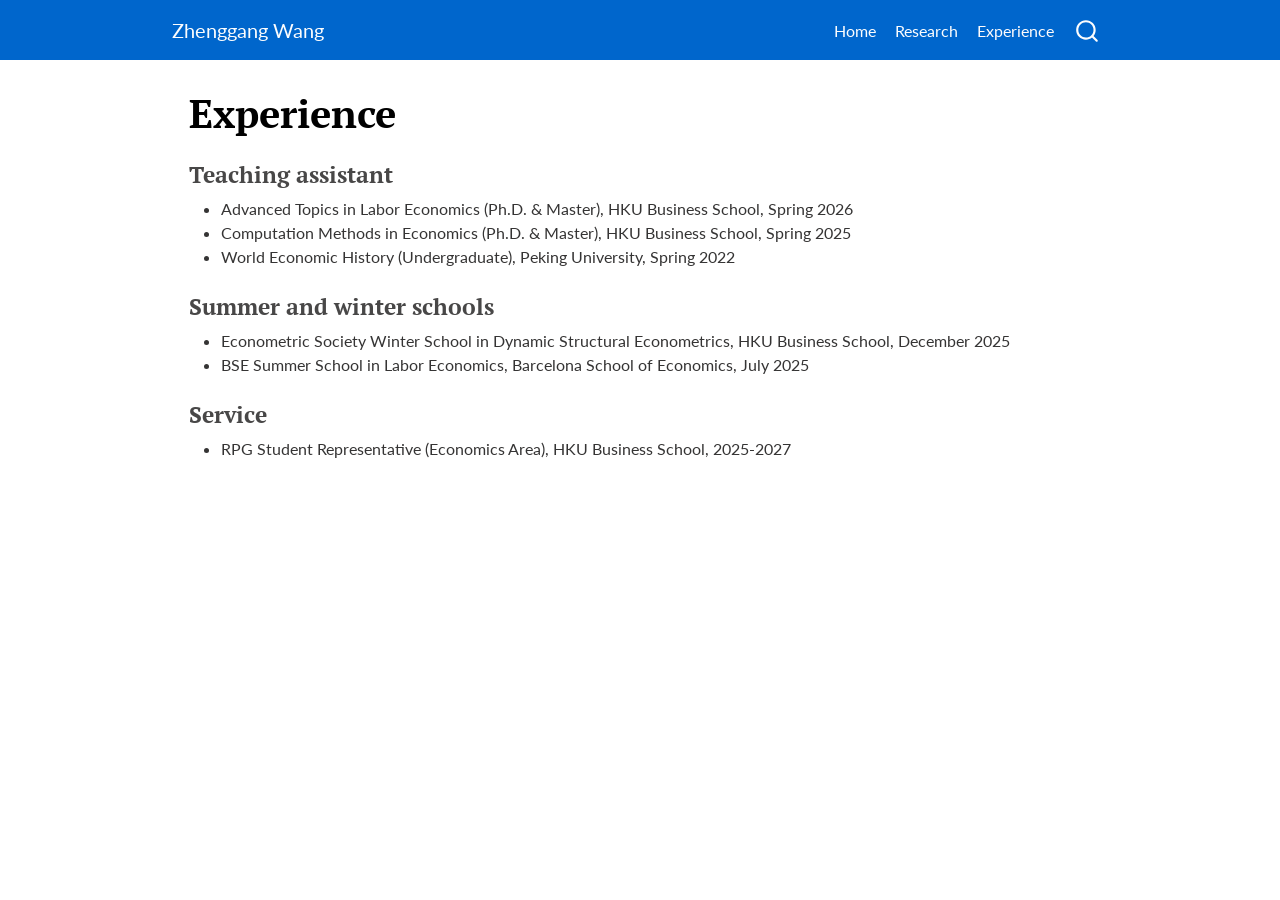
<file: docs/experience.html>
<!DOCTYPE html>
<html xmlns="http://www.w3.org/1999/xhtml" lang="en" xml:lang="en"><head>

<meta charset="utf-8">
<meta name="generator" content="quarto-1.9.37">

<meta name="viewport" content="width=device-width, initial-scale=1.0, user-scalable=yes">


<title>Experience – Zhenggang Wang</title>
<style>
/* Default styles provided by pandoc.
** See https://pandoc.org/MANUAL.html#variables-for-html for config info.
*/
code{white-space: pre-wrap;}
span.smallcaps{font-variant: small-caps;}
div.columns{display: flex; gap: min(4vw, 1.5em);}
div.column{flex: auto; overflow-x: auto;}
div.hanging-indent{margin-left: 1.5em; text-indent: -1.5em;}
ul.task-list{list-style: none;}
ul.task-list li input[type="checkbox"] {
  width: 0.8em;
  margin: 0 0.8em 0.2em -1em; /* quarto-specific, see https://github.com/quarto-dev/quarto-cli/issues/4556 */ 
  vertical-align: middle;
}
</style>


<script src="site_libs/quarto-nav/quarto-nav.js"></script>
<script src="site_libs/quarto-nav/headroom.min.js"></script>
<script src="site_libs/clipboard/clipboard.min.js"></script>
<script src="site_libs/quarto-search/autocomplete.umd.js"></script>
<script src="site_libs/quarto-search/fuse.min.js"></script>
<script src="site_libs/quarto-search/quarto-search.js"></script>
<meta name="quarto:offset" content="./">
<link href="./images/apple-touch-icon-180x180.png" rel="icon" type="image/png">
<script src="site_libs/quarto-html/quarto.js" type="module"></script>
<script src="site_libs/quarto-html/tabsets/tabsets.js" type="module"></script>
<script src="site_libs/quarto-html/popper.min.js"></script>
<script src="site_libs/quarto-html/tippy.umd.min.js"></script>
<script src="site_libs/quarto-html/anchor.min.js"></script>
<link href="site_libs/quarto-html/tippy.css" rel="stylesheet">
<link href="site_libs/quarto-html/quarto-syntax-highlighting-a9c94084e156453ce75ecc8ff7b2041c.css" rel="stylesheet" id="quarto-text-highlighting-styles">
<script src="site_libs/bootstrap/bootstrap.min.js"></script>
<link href="site_libs/bootstrap/bootstrap-icons.css" rel="stylesheet">
<link href="site_libs/bootstrap/bootstrap-d3f19b3d7b622b1c316061142769eb59.min.css" rel="stylesheet" append-hash="true" id="quarto-bootstrap" data-mode="light">
<script id="quarto-search-options" type="application/json">{
  "location": "navbar",
  "copy-button": false,
  "collapse-after": 3,
  "panel-placement": "end",
  "type": "overlay",
  "limit": 50,
  "keyboard-shortcut": [
    "f",
    "/",
    "s"
  ],
  "show-item-context": false,
  "language": {
    "search-no-results-text": "No results",
    "search-matching-documents-text": "matching documents",
    "search-copy-link-title": "Copy link to search",
    "search-hide-matches-text": "Hide additional matches",
    "search-more-match-text": "more match in this document",
    "search-more-matches-text": "more matches in this document",
    "search-clear-button-title": "Clear",
    "search-text-placeholder": "",
    "search-detached-cancel-button-title": "Cancel",
    "search-submit-button-title": "Submit",
    "search-label": "Search"
  }
}</script>


</head>

<body class="nav-fixed fullcontent quarto-light">

<div id="quarto-search-results"></div>
  <header id="quarto-header" class="headroom fixed-top">
    <nav class="navbar navbar-expand-lg " data-bs-theme="dark">
      <div class="navbar-container container-fluid">
      <div class="navbar-brand-container mx-auto">
    <a class="navbar-brand" href="./index.html">
    <span class="navbar-title">Zhenggang Wang</span>
    </a>
  </div>
            <div id="quarto-search" class="" title="Search"></div>
          <button class="navbar-toggler" type="button" data-bs-toggle="collapse" data-bs-target="#navbarCollapse" aria-controls="navbarCollapse" role="menu" aria-expanded="false" aria-label="Toggle navigation" onclick="if (window.quartoToggleHeadroom) { window.quartoToggleHeadroom(); }">
  <span class="navbar-toggler-icon"></span>
</button>
          <div class="collapse navbar-collapse" id="navbarCollapse">
            <ul class="navbar-nav navbar-nav-scroll ms-auto">
  <li class="nav-item">
    <a class="nav-link" href="./index.html"> 
<span class="menu-text">Home</span></a>
  </li>  
  <li class="nav-item">
    <a class="nav-link" href="./research.html"> 
<span class="menu-text">Research</span></a>
  </li>  
  <li class="nav-item">
    <a class="nav-link active" href="./experience.html" aria-current="page"> 
<span class="menu-text">Experience</span></a>
  </li>  
</ul>
          </div> <!-- /navcollapse -->
            <div class="quarto-navbar-tools">
</div>
      </div> <!-- /container-fluid -->
    </nav>
</header>
<!-- content -->
<div id="quarto-content" class="quarto-container page-columns page-rows-contents page-layout-article page-navbar">
<!-- sidebar -->
<!-- margin-sidebar -->
    
<!-- main -->
<main class="content" id="quarto-document-content">

<header id="title-block-header" class="quarto-title-block default">
<div class="quarto-title">
<h1 class="title">Experience</h1>
</div>



<div class="quarto-title-meta">

    
  
    
  </div>
  


</header>


<section id="teaching-assistant" class="level3">
<h3 class="anchored" data-anchor-id="teaching-assistant">Teaching assistant</h3>
<ul>
<li>Advanced Topics in Labor Economics (Ph.D.&nbsp;&amp; Master), HKU Business School, Spring 2026</li>
<li>Computation Methods in Economics (Ph.D.&nbsp;&amp; Master), HKU Business School, Spring 2025</li>
<li>World Economic History (Undergraduate), Peking University, Spring 2022</li>
</ul>
</section>
<section id="summer-and-winter-schools" class="level3">
<h3 class="anchored" data-anchor-id="summer-and-winter-schools">Summer and winter schools</h3>
<ul>
<li>Econometric Society Winter School in Dynamic Structural Econometrics, HKU Business School, December 2025</li>
<li>BSE Summer School in Labor Economics, Barcelona School of Economics, July 2025</li>
</ul>
</section>
<section id="service" class="level3">
<h3 class="anchored" data-anchor-id="service">Service</h3>
<ul>
<li>RPG Student Representative (Economics Area), HKU Business School, 2025-2027</li>
</ul>


</section>

</main> <!-- /main -->
<script id="quarto-html-after-body" type="application/javascript">
  window.document.addEventListener("DOMContentLoaded", function (event) {
    const icon = "";
    const anchorJS = new window.AnchorJS();
    anchorJS.options = {
      placement: 'right',
      icon: icon
    };
    anchorJS.add('.anchored');
    const isCodeAnnotation = (el) => {
      for (const clz of el.classList) {
        if (clz.startsWith('code-annotation-')) {                     
          return true;
        }
      }
      return false;
    }
    const onCopySuccess = function(e) {
      // button target
      const button = e.trigger;
      // don't keep focus
      button.blur();
      // flash "checked"
      button.classList.add('code-copy-button-checked');
      var currentTitle = button.getAttribute("title");
      button.setAttribute("title", "Copied!");
      let tooltip;
      if (window.bootstrap) {
        button.setAttribute("data-bs-toggle", "tooltip");
        button.setAttribute("data-bs-placement", "left");
        button.setAttribute("data-bs-title", "Copied!");
        tooltip = new bootstrap.Tooltip(button, 
          { trigger: "manual", 
            customClass: "code-copy-button-tooltip",
            offset: [0, -8]});
        tooltip.show();    
      }
      setTimeout(function() {
        if (tooltip) {
          tooltip.hide();
          button.removeAttribute("data-bs-title");
          button.removeAttribute("data-bs-toggle");
          button.removeAttribute("data-bs-placement");
        }
        button.setAttribute("title", currentTitle);
        button.classList.remove('code-copy-button-checked');
      }, 1000);
      // clear code selection
      e.clearSelection();
    }
    const getTextToCopy = function(trigger) {
      const outerScaffold = trigger.parentElement.cloneNode(true);
      const codeEl = outerScaffold.querySelector('code');
      for (const childEl of codeEl.children) {
        if (isCodeAnnotation(childEl)) {
          childEl.remove();
        }
      }
      return codeEl.innerText;
    }
    const clipboard = new window.ClipboardJS('.code-copy-button:not([data-in-quarto-modal])', {
      text: getTextToCopy
    });
    clipboard.on('success', onCopySuccess);
    if (window.document.getElementById('quarto-embedded-source-code-modal')) {
      const clipboardModal = new window.ClipboardJS('.code-copy-button[data-in-quarto-modal]', {
        text: getTextToCopy,
        container: window.document.getElementById('quarto-embedded-source-code-modal')
      });
      clipboardModal.on('success', onCopySuccess);
    }
      var localhostRegex = new RegExp(/^(?:http|https):\/\/localhost\:?[0-9]*\//);
      var mailtoRegex = new RegExp(/^mailto:/);
        var filterRegex = new RegExp("https:\/\/lianyujun\.github\.io");
      var isInternal = (href) => {
          return filterRegex.test(href) || localhostRegex.test(href) || mailtoRegex.test(href);
      }
      // Inspect non-navigation links and adorn them if external
     var links = window.document.querySelectorAll('a[href]:not(.nav-link):not(.navbar-brand):not(.toc-action):not(.sidebar-link):not(.sidebar-item-toggle):not(.pagination-link):not(.no-external):not([aria-hidden]):not(.dropdown-item):not(.quarto-navigation-tool):not(.about-link)');
      for (var i=0; i<links.length; i++) {
        const link = links[i];
        if (!isInternal(link.href)) {
          // undo the damage that might have been done by quarto-nav.js in the case of
          // links that we want to consider external
          if (link.dataset.originalHref !== undefined) {
            link.href = link.dataset.originalHref;
          }
        }
      }
    function tippyHover(el, contentFn, onTriggerFn, onUntriggerFn) {
      const config = {
        allowHTML: true,
        maxWidth: 500,
        delay: 100,
        arrow: false,
        appendTo: function(el) {
            return el.parentElement;
        },
        interactive: true,
        interactiveBorder: 10,
        theme: 'quarto',
        placement: 'bottom-start',
      };
      if (contentFn) {
        config.content = contentFn;
      }
      if (onTriggerFn) {
        config.onTrigger = onTriggerFn;
      }
      if (onUntriggerFn) {
        config.onUntrigger = onUntriggerFn;
      }
      window.tippy(el, config); 
    }
    const noterefs = window.document.querySelectorAll('a[role="doc-noteref"]');
    for (var i=0; i<noterefs.length; i++) {
      const ref = noterefs[i];
      tippyHover(ref, function() {
        // use id or data attribute instead here
        let href = ref.getAttribute('data-footnote-href') || ref.getAttribute('href');
        try { href = new URL(href).hash; } catch {}
        const id = href.replace(/^#\/?/, "");
        const note = window.document.getElementById(id);
        if (note) {
          return note.innerHTML;
        } else {
          return "";
        }
      });
    }
    const xrefs = window.document.querySelectorAll('a.quarto-xref');
    const processXRef = (id, note) => {
      // Strip column container classes
      const stripColumnClz = (el) => {
        el.classList.remove("page-full", "page-columns");
        if (el.children) {
          for (const child of el.children) {
            stripColumnClz(child);
          }
        }
      }
      stripColumnClz(note)
      if (id === null || id.startsWith('sec-')) {
        // Special case sections, only their first couple elements
        const container = document.createElement("div");
        if (note.children && note.children.length > 2) {
          container.appendChild(note.children[0].cloneNode(true));
          for (let i = 1; i < note.children.length; i++) {
            const child = note.children[i];
            if (child.tagName === "P" && child.innerText === "") {
              continue;
            } else {
              container.appendChild(child.cloneNode(true));
              break;
            }
          }
          if (window.Quarto?.typesetMath) {
            window.Quarto.typesetMath(container);
          }
          return container.innerHTML
        } else {
          if (window.Quarto?.typesetMath) {
            window.Quarto.typesetMath(note);
          }
          return note.innerHTML;
        }
      } else {
        // Remove any anchor links if they are present
        const anchorLink = note.querySelector('a.anchorjs-link');
        if (anchorLink) {
          anchorLink.remove();
        }
        if (window.Quarto?.typesetMath) {
          window.Quarto.typesetMath(note);
        }
        if (note.classList.contains("callout")) {
          return note.outerHTML;
        } else {
          return note.innerHTML;
        }
      }
    }
    for (var i=0; i<xrefs.length; i++) {
      const xref = xrefs[i];
      tippyHover(xref, undefined, function(instance) {
        instance.disable();
        let url = xref.getAttribute('href');
        let hash = undefined; 
        if (url.startsWith('#')) {
          hash = url;
        } else {
          try { hash = new URL(url).hash; } catch {}
        }
        if (hash) {
          const id = hash.replace(/^#\/?/, "");
          const note = window.document.getElementById(id);
          if (note !== null) {
            try {
              const html = processXRef(id, note.cloneNode(true));
              instance.setContent(html);
            } finally {
              instance.enable();
              instance.show();
            }
          } else {
            // See if we can fetch this
            fetch(url.split('#')[0])
            .then(res => res.text())
            .then(html => {
              const parser = new DOMParser();
              const htmlDoc = parser.parseFromString(html, "text/html");
              const note = htmlDoc.getElementById(id);
              if (note !== null) {
                const html = processXRef(id, note);
                instance.setContent(html);
              } 
            }).finally(() => {
              instance.enable();
              instance.show();
            });
          }
        } else {
          // See if we can fetch a full url (with no hash to target)
          // This is a special case and we should probably do some content thinning / targeting
          fetch(url)
          .then(res => res.text())
          .then(html => {
            const parser = new DOMParser();
            const htmlDoc = parser.parseFromString(html, "text/html");
            const note = htmlDoc.querySelector('main.content');
            if (note !== null) {
              // This should only happen for chapter cross references
              // (since there is no id in the URL)
              // remove the first header
              if (note.children.length > 0 && note.children[0].tagName === "HEADER") {
                note.children[0].remove();
              }
              const html = processXRef(null, note);
              instance.setContent(html);
            } 
          }).finally(() => {
            instance.enable();
            instance.show();
          });
        }
      }, function(instance) {
      });
    }
        let selectedAnnoteEl;
        const selectorForAnnotation = ( cell, annotation) => {
          let cellAttr = 'data-code-cell="' + cell + '"';
          let lineAttr = 'data-code-annotation="' +  annotation + '"';
          const selector = 'span[' + cellAttr + '][' + lineAttr + ']';
          return selector;
        }
        const selectCodeLines = (annoteEl) => {
          const doc = window.document;
          const targetCell = annoteEl.getAttribute("data-target-cell");
          const targetAnnotation = annoteEl.getAttribute("data-target-annotation");
          const annoteSpan = window.document.querySelector(selectorForAnnotation(targetCell, targetAnnotation));
          const lines = annoteSpan.getAttribute("data-code-lines").split(",");
          const lineIds = lines.map((line) => {
            return targetCell + "-" + line;
          })
          let top = null;
          let height = null;
          let parent = null;
          if (lineIds.length > 0) {
              //compute the position of the single el (top and bottom and make a div)
              const el = window.document.getElementById(lineIds[0]);
              top = el.offsetTop;
              height = el.offsetHeight;
              parent = el.parentElement.parentElement;
            if (lineIds.length > 1) {
              const lastEl = window.document.getElementById(lineIds[lineIds.length - 1]);
              const bottom = lastEl.offsetTop + lastEl.offsetHeight;
              height = bottom - top;
            }
            if (top !== null && height !== null && parent !== null) {
              // cook up a div (if necessary) and position it 
              let div = window.document.getElementById("code-annotation-line-highlight");
              if (div === null) {
                div = window.document.createElement("div");
                div.setAttribute("id", "code-annotation-line-highlight");
                div.style.position = 'absolute';
                parent.appendChild(div);
              }
              div.style.top = top - 2 + "px";
              div.style.height = height + 4 + "px";
              div.style.left = 0;
              let gutterDiv = window.document.getElementById("code-annotation-line-highlight-gutter");
              if (gutterDiv === null) {
                gutterDiv = window.document.createElement("div");
                gutterDiv.setAttribute("id", "code-annotation-line-highlight-gutter");
                gutterDiv.style.position = 'absolute';
                const codeCell = window.document.getElementById(targetCell);
                const gutter = codeCell.querySelector('.code-annotation-gutter');
                gutter.appendChild(gutterDiv);
              }
              gutterDiv.style.top = top - 2 + "px";
              gutterDiv.style.height = height + 4 + "px";
            }
            selectedAnnoteEl = annoteEl;
          }
        };
        const unselectCodeLines = () => {
          const elementsIds = ["code-annotation-line-highlight", "code-annotation-line-highlight-gutter"];
          elementsIds.forEach((elId) => {
            const div = window.document.getElementById(elId);
            if (div) {
              div.remove();
            }
          });
          selectedAnnoteEl = undefined;
        };
          // Handle positioning of the toggle
      window.addEventListener(
        "resize",
        throttle(() => {
          elRect = undefined;
          if (selectedAnnoteEl) {
            selectCodeLines(selectedAnnoteEl);
          }
        }, 10)
      );
      function throttle(fn, ms) {
      let throttle = false;
      let timer;
        return (...args) => {
          if(!throttle) { // first call gets through
              fn.apply(this, args);
              throttle = true;
          } else { // all the others get throttled
              if(timer) clearTimeout(timer); // cancel #2
              timer = setTimeout(() => {
                fn.apply(this, args);
                timer = throttle = false;
              }, ms);
          }
        };
      }
        // Attach click handler to the DT
        const annoteDls = window.document.querySelectorAll('dt[data-target-cell]');
        for (const annoteDlNode of annoteDls) {
          annoteDlNode.addEventListener('click', (event) => {
            const clickedEl = event.target;
            if (clickedEl !== selectedAnnoteEl) {
              unselectCodeLines();
              const activeEl = window.document.querySelector('dt[data-target-cell].code-annotation-active');
              if (activeEl) {
                activeEl.classList.remove('code-annotation-active');
              }
              selectCodeLines(clickedEl);
              clickedEl.classList.add('code-annotation-active');
            } else {
              // Unselect the line
              unselectCodeLines();
              clickedEl.classList.remove('code-annotation-active');
            }
          });
        }
    const findCites = (el) => {
      const parentEl = el.parentElement;
      if (parentEl) {
        const cites = parentEl.dataset.cites;
        if (cites) {
          return {
            el,
            cites: cites.split(' ')
          };
        } else {
          return findCites(el.parentElement)
        }
      } else {
        return undefined;
      }
    };
    var bibliorefs = window.document.querySelectorAll('a[role="doc-biblioref"]');
    for (var i=0; i<bibliorefs.length; i++) {
      const ref = bibliorefs[i];
      const citeInfo = findCites(ref);
      if (citeInfo) {
        tippyHover(citeInfo.el, function() {
          var popup = window.document.createElement('div');
          citeInfo.cites.forEach(function(cite) {
            var citeDiv = window.document.createElement('div');
            citeDiv.classList.add('hanging-indent');
            citeDiv.classList.add('csl-entry');
            var biblioDiv = window.document.getElementById('ref-' + cite);
            if (biblioDiv) {
              citeDiv.innerHTML = biblioDiv.innerHTML;
            }
            popup.appendChild(citeDiv);
          });
          return popup.innerHTML;
        });
      }
    }
  });
  </script>
</div> <!-- /content -->




</body></html>
</file>
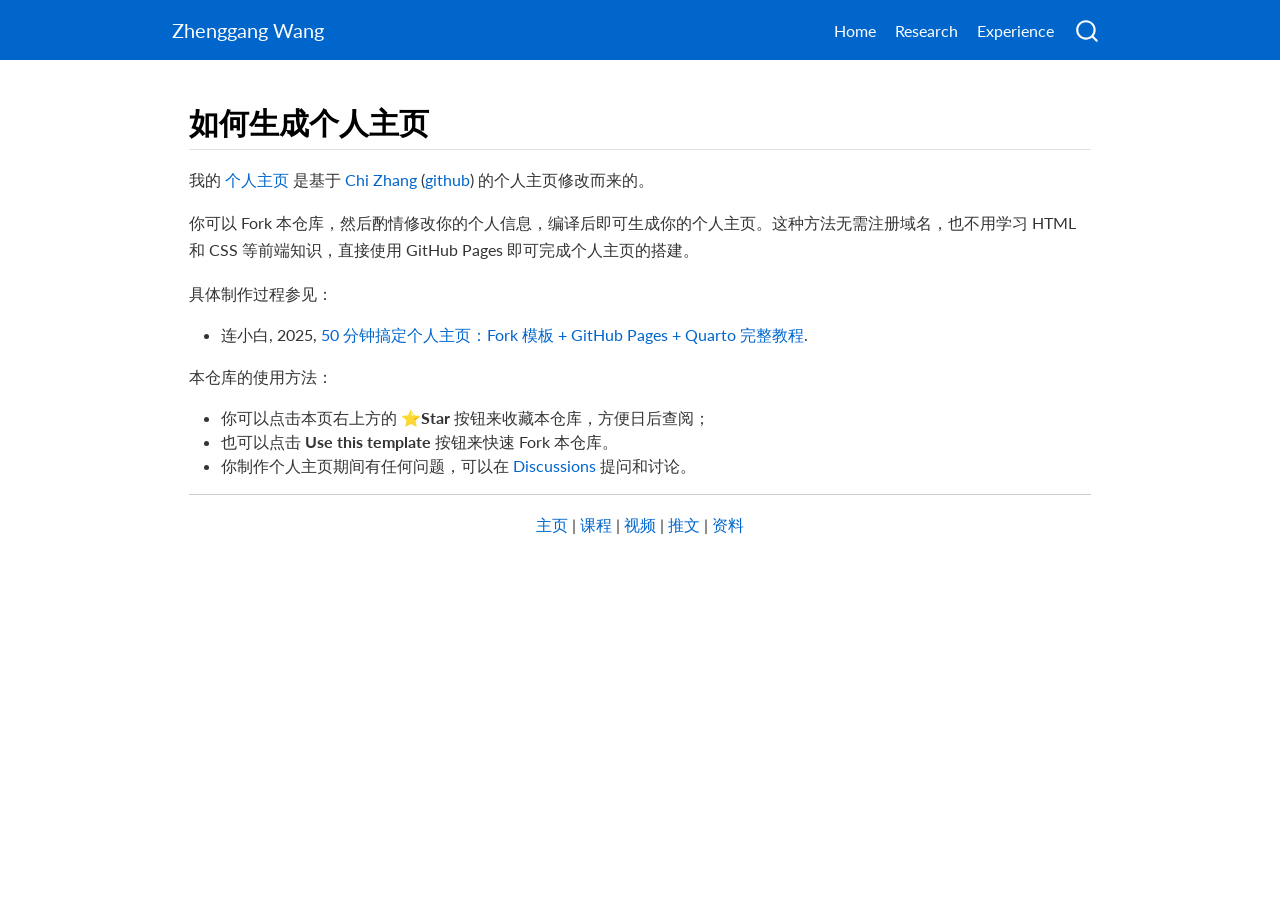
<file: docs/readme.html>
<!DOCTYPE html>
<html xmlns="http://www.w3.org/1999/xhtml" lang="en" xml:lang="en"><head>

<meta charset="utf-8">
<meta name="generator" content="quarto-1.9.37">

<meta name="viewport" content="width=device-width, initial-scale=1.0, user-scalable=yes">


<title>readme – Zhenggang Wang</title>
<style>
/* Default styles provided by pandoc.
** See https://pandoc.org/MANUAL.html#variables-for-html for config info.
*/
code{white-space: pre-wrap;}
span.smallcaps{font-variant: small-caps;}
div.columns{display: flex; gap: min(4vw, 1.5em);}
div.column{flex: auto; overflow-x: auto;}
div.hanging-indent{margin-left: 1.5em; text-indent: -1.5em;}
ul.task-list{list-style: none;}
ul.task-list li input[type="checkbox"] {
  width: 0.8em;
  margin: 0 0.8em 0.2em -1em; /* quarto-specific, see https://github.com/quarto-dev/quarto-cli/issues/4556 */ 
  vertical-align: middle;
}
</style>


<script src="site_libs/quarto-nav/quarto-nav.js"></script>
<script src="site_libs/quarto-nav/headroom.min.js"></script>
<script src="site_libs/clipboard/clipboard.min.js"></script>
<script src="site_libs/quarto-search/autocomplete.umd.js"></script>
<script src="site_libs/quarto-search/fuse.min.js"></script>
<script src="site_libs/quarto-search/quarto-search.js"></script>
<meta name="quarto:offset" content="./">
<link href="./images/apple-touch-icon-180x180.png" rel="icon" type="image/png">
<script src="site_libs/quarto-html/quarto.js" type="module"></script>
<script src="site_libs/quarto-html/tabsets/tabsets.js" type="module"></script>
<script src="site_libs/quarto-html/popper.min.js"></script>
<script src="site_libs/quarto-html/tippy.umd.min.js"></script>
<script src="site_libs/quarto-html/anchor.min.js"></script>
<link href="site_libs/quarto-html/tippy.css" rel="stylesheet">
<link href="site_libs/quarto-html/quarto-syntax-highlighting-a9c94084e156453ce75ecc8ff7b2041c.css" rel="stylesheet" id="quarto-text-highlighting-styles">
<script src="site_libs/bootstrap/bootstrap.min.js"></script>
<link href="site_libs/bootstrap/bootstrap-icons.css" rel="stylesheet">
<link href="site_libs/bootstrap/bootstrap-d3f19b3d7b622b1c316061142769eb59.min.css" rel="stylesheet" append-hash="true" id="quarto-bootstrap" data-mode="light">
<script id="quarto-search-options" type="application/json">{
  "location": "navbar",
  "copy-button": false,
  "collapse-after": 3,
  "panel-placement": "end",
  "type": "overlay",
  "limit": 50,
  "keyboard-shortcut": [
    "f",
    "/",
    "s"
  ],
  "show-item-context": false,
  "language": {
    "search-no-results-text": "No results",
    "search-matching-documents-text": "matching documents",
    "search-copy-link-title": "Copy link to search",
    "search-hide-matches-text": "Hide additional matches",
    "search-more-match-text": "more match in this document",
    "search-more-matches-text": "more matches in this document",
    "search-clear-button-title": "Clear",
    "search-text-placeholder": "",
    "search-detached-cancel-button-title": "Cancel",
    "search-submit-button-title": "Submit",
    "search-label": "Search"
  }
}</script>


</head>

<body class="nav-fixed fullcontent quarto-light">

<div id="quarto-search-results"></div>
  <header id="quarto-header" class="headroom fixed-top">
    <nav class="navbar navbar-expand-lg " data-bs-theme="dark">
      <div class="navbar-container container-fluid">
      <div class="navbar-brand-container mx-auto">
    <a class="navbar-brand" href="./index.html">
    <span class="navbar-title">Zhenggang Wang</span>
    </a>
  </div>
            <div id="quarto-search" class="" title="Search"></div>
          <button class="navbar-toggler" type="button" data-bs-toggle="collapse" data-bs-target="#navbarCollapse" aria-controls="navbarCollapse" role="menu" aria-expanded="false" aria-label="Toggle navigation" onclick="if (window.quartoToggleHeadroom) { window.quartoToggleHeadroom(); }">
  <span class="navbar-toggler-icon"></span>
</button>
          <div class="collapse navbar-collapse" id="navbarCollapse">
            <ul class="navbar-nav navbar-nav-scroll ms-auto">
  <li class="nav-item">
    <a class="nav-link" href="./index.html"> 
<span class="menu-text">Home</span></a>
  </li>  
  <li class="nav-item">
    <a class="nav-link" href="./research.html"> 
<span class="menu-text">Research</span></a>
  </li>  
  <li class="nav-item">
    <a class="nav-link" href="./experience.html"> 
<span class="menu-text">Experience</span></a>
  </li>  
</ul>
          </div> <!-- /navcollapse -->
            <div class="quarto-navbar-tools">
</div>
      </div> <!-- /container-fluid -->
    </nav>
</header>
<!-- content -->
<div id="quarto-content" class="quarto-container page-columns page-rows-contents page-layout-article page-navbar">
<!-- sidebar -->
<!-- margin-sidebar -->
    
<!-- main -->
<main class="content" id="quarto-document-content"><header id="title-block-header" class="quarto-title-block"></header>




<section id="如何生成个人主页" class="level2">
<h2 class="anchored" data-anchor-id="如何生成个人主页">如何生成个人主页</h2>
<p>我的 <a href="https://lianxhcn.github.io/">个人主页</a> 是基于 <a href="https://chizapoth.github.io/">Chi Zhang</a> (<a href="https://github.com/chizapoth/chizapoth.github.io">github</a>) 的个人主页修改而来的。</p>
<p>你可以 Fork 本仓库，然后酌情修改你的个人信息，编译后即可生成你的个人主页。这种方法无需注册域名，也不用学习 HTML 和 CSS 等前端知识，直接使用 GitHub Pages 即可完成个人主页的搭建。</p>
<p>具体制作过程参见：</p>
<ul>
<li>连小白, 2025, <a href="https://www.lianxh.cn/details/1644.html">50 分钟搞定个人主页：Fork 模板 + GitHub Pages + Quarto 完整教程</a>.</li>
</ul>
<p>本仓库的使用方法：</p>
<ul>
<li>你可以点击本页右上方的 ⭐<strong>Star</strong> 按钮来收藏本仓库，方便日后查阅；</li>
<li>也可以点击 <strong>Use this template</strong> 按钮来快速 Fork 本仓库。</li>
<li>你制作个人主页期间有任何问题，可以在 <a href="https://github.com/lianyujun/lianyujun.github.io/discussions">Discussions</a> 提问和讨论。</li>
</ul>
<hr>
<center>
<p><a href="https://www.lianxh.cn/">主页</a>&nbsp;|&nbsp;<a href="https://www.lianxh.cn/details/17.html">课程</a>&nbsp;|&nbsp;<a href="https://lianxh-class.cn/">视频</a>&nbsp;|&nbsp;<a href="https://www.lianxh.cn/blogs/all.html">推文</a>&nbsp;|&nbsp;<a href="https://www.lianxh.cn/share.html">资料</a></p>
</center>


</section>

</main> <!-- /main -->
<script id="quarto-html-after-body" type="application/javascript">
  window.document.addEventListener("DOMContentLoaded", function (event) {
    const icon = "";
    const anchorJS = new window.AnchorJS();
    anchorJS.options = {
      placement: 'right',
      icon: icon
    };
    anchorJS.add('.anchored');
    const isCodeAnnotation = (el) => {
      for (const clz of el.classList) {
        if (clz.startsWith('code-annotation-')) {                     
          return true;
        }
      }
      return false;
    }
    const onCopySuccess = function(e) {
      // button target
      const button = e.trigger;
      // don't keep focus
      button.blur();
      // flash "checked"
      button.classList.add('code-copy-button-checked');
      var currentTitle = button.getAttribute("title");
      button.setAttribute("title", "Copied!");
      let tooltip;
      if (window.bootstrap) {
        button.setAttribute("data-bs-toggle", "tooltip");
        button.setAttribute("data-bs-placement", "left");
        button.setAttribute("data-bs-title", "Copied!");
        tooltip = new bootstrap.Tooltip(button, 
          { trigger: "manual", 
            customClass: "code-copy-button-tooltip",
            offset: [0, -8]});
        tooltip.show();    
      }
      setTimeout(function() {
        if (tooltip) {
          tooltip.hide();
          button.removeAttribute("data-bs-title");
          button.removeAttribute("data-bs-toggle");
          button.removeAttribute("data-bs-placement");
        }
        button.setAttribute("title", currentTitle);
        button.classList.remove('code-copy-button-checked');
      }, 1000);
      // clear code selection
      e.clearSelection();
    }
    const getTextToCopy = function(trigger) {
      const outerScaffold = trigger.parentElement.cloneNode(true);
      const codeEl = outerScaffold.querySelector('code');
      for (const childEl of codeEl.children) {
        if (isCodeAnnotation(childEl)) {
          childEl.remove();
        }
      }
      return codeEl.innerText;
    }
    const clipboard = new window.ClipboardJS('.code-copy-button:not([data-in-quarto-modal])', {
      text: getTextToCopy
    });
    clipboard.on('success', onCopySuccess);
    if (window.document.getElementById('quarto-embedded-source-code-modal')) {
      const clipboardModal = new window.ClipboardJS('.code-copy-button[data-in-quarto-modal]', {
        text: getTextToCopy,
        container: window.document.getElementById('quarto-embedded-source-code-modal')
      });
      clipboardModal.on('success', onCopySuccess);
    }
      var localhostRegex = new RegExp(/^(?:http|https):\/\/localhost\:?[0-9]*\//);
      var mailtoRegex = new RegExp(/^mailto:/);
        var filterRegex = new RegExp("https:\/\/lianyujun\.github\.io");
      var isInternal = (href) => {
          return filterRegex.test(href) || localhostRegex.test(href) || mailtoRegex.test(href);
      }
      // Inspect non-navigation links and adorn them if external
     var links = window.document.querySelectorAll('a[href]:not(.nav-link):not(.navbar-brand):not(.toc-action):not(.sidebar-link):not(.sidebar-item-toggle):not(.pagination-link):not(.no-external):not([aria-hidden]):not(.dropdown-item):not(.quarto-navigation-tool):not(.about-link)');
      for (var i=0; i<links.length; i++) {
        const link = links[i];
        if (!isInternal(link.href)) {
          // undo the damage that might have been done by quarto-nav.js in the case of
          // links that we want to consider external
          if (link.dataset.originalHref !== undefined) {
            link.href = link.dataset.originalHref;
          }
        }
      }
    function tippyHover(el, contentFn, onTriggerFn, onUntriggerFn) {
      const config = {
        allowHTML: true,
        maxWidth: 500,
        delay: 100,
        arrow: false,
        appendTo: function(el) {
            return el.parentElement;
        },
        interactive: true,
        interactiveBorder: 10,
        theme: 'quarto',
        placement: 'bottom-start',
      };
      if (contentFn) {
        config.content = contentFn;
      }
      if (onTriggerFn) {
        config.onTrigger = onTriggerFn;
      }
      if (onUntriggerFn) {
        config.onUntrigger = onUntriggerFn;
      }
      window.tippy(el, config); 
    }
    const noterefs = window.document.querySelectorAll('a[role="doc-noteref"]');
    for (var i=0; i<noterefs.length; i++) {
      const ref = noterefs[i];
      tippyHover(ref, function() {
        // use id or data attribute instead here
        let href = ref.getAttribute('data-footnote-href') || ref.getAttribute('href');
        try { href = new URL(href).hash; } catch {}
        const id = href.replace(/^#\/?/, "");
        const note = window.document.getElementById(id);
        if (note) {
          return note.innerHTML;
        } else {
          return "";
        }
      });
    }
    const xrefs = window.document.querySelectorAll('a.quarto-xref');
    const processXRef = (id, note) => {
      // Strip column container classes
      const stripColumnClz = (el) => {
        el.classList.remove("page-full", "page-columns");
        if (el.children) {
          for (const child of el.children) {
            stripColumnClz(child);
          }
        }
      }
      stripColumnClz(note)
      if (id === null || id.startsWith('sec-')) {
        // Special case sections, only their first couple elements
        const container = document.createElement("div");
        if (note.children && note.children.length > 2) {
          container.appendChild(note.children[0].cloneNode(true));
          for (let i = 1; i < note.children.length; i++) {
            const child = note.children[i];
            if (child.tagName === "P" && child.innerText === "") {
              continue;
            } else {
              container.appendChild(child.cloneNode(true));
              break;
            }
          }
          if (window.Quarto?.typesetMath) {
            window.Quarto.typesetMath(container);
          }
          return container.innerHTML
        } else {
          if (window.Quarto?.typesetMath) {
            window.Quarto.typesetMath(note);
          }
          return note.innerHTML;
        }
      } else {
        // Remove any anchor links if they are present
        const anchorLink = note.querySelector('a.anchorjs-link');
        if (anchorLink) {
          anchorLink.remove();
        }
        if (window.Quarto?.typesetMath) {
          window.Quarto.typesetMath(note);
        }
        if (note.classList.contains("callout")) {
          return note.outerHTML;
        } else {
          return note.innerHTML;
        }
      }
    }
    for (var i=0; i<xrefs.length; i++) {
      const xref = xrefs[i];
      tippyHover(xref, undefined, function(instance) {
        instance.disable();
        let url = xref.getAttribute('href');
        let hash = undefined; 
        if (url.startsWith('#')) {
          hash = url;
        } else {
          try { hash = new URL(url).hash; } catch {}
        }
        if (hash) {
          const id = hash.replace(/^#\/?/, "");
          const note = window.document.getElementById(id);
          if (note !== null) {
            try {
              const html = processXRef(id, note.cloneNode(true));
              instance.setContent(html);
            } finally {
              instance.enable();
              instance.show();
            }
          } else {
            // See if we can fetch this
            fetch(url.split('#')[0])
            .then(res => res.text())
            .then(html => {
              const parser = new DOMParser();
              const htmlDoc = parser.parseFromString(html, "text/html");
              const note = htmlDoc.getElementById(id);
              if (note !== null) {
                const html = processXRef(id, note);
                instance.setContent(html);
              } 
            }).finally(() => {
              instance.enable();
              instance.show();
            });
          }
        } else {
          // See if we can fetch a full url (with no hash to target)
          // This is a special case and we should probably do some content thinning / targeting
          fetch(url)
          .then(res => res.text())
          .then(html => {
            const parser = new DOMParser();
            const htmlDoc = parser.parseFromString(html, "text/html");
            const note = htmlDoc.querySelector('main.content');
            if (note !== null) {
              // This should only happen for chapter cross references
              // (since there is no id in the URL)
              // remove the first header
              if (note.children.length > 0 && note.children[0].tagName === "HEADER") {
                note.children[0].remove();
              }
              const html = processXRef(null, note);
              instance.setContent(html);
            } 
          }).finally(() => {
            instance.enable();
            instance.show();
          });
        }
      }, function(instance) {
      });
    }
        let selectedAnnoteEl;
        const selectorForAnnotation = ( cell, annotation) => {
          let cellAttr = 'data-code-cell="' + cell + '"';
          let lineAttr = 'data-code-annotation="' +  annotation + '"';
          const selector = 'span[' + cellAttr + '][' + lineAttr + ']';
          return selector;
        }
        const selectCodeLines = (annoteEl) => {
          const doc = window.document;
          const targetCell = annoteEl.getAttribute("data-target-cell");
          const targetAnnotation = annoteEl.getAttribute("data-target-annotation");
          const annoteSpan = window.document.querySelector(selectorForAnnotation(targetCell, targetAnnotation));
          const lines = annoteSpan.getAttribute("data-code-lines").split(",");
          const lineIds = lines.map((line) => {
            return targetCell + "-" + line;
          })
          let top = null;
          let height = null;
          let parent = null;
          if (lineIds.length > 0) {
              //compute the position of the single el (top and bottom and make a div)
              const el = window.document.getElementById(lineIds[0]);
              top = el.offsetTop;
              height = el.offsetHeight;
              parent = el.parentElement.parentElement;
            if (lineIds.length > 1) {
              const lastEl = window.document.getElementById(lineIds[lineIds.length - 1]);
              const bottom = lastEl.offsetTop + lastEl.offsetHeight;
              height = bottom - top;
            }
            if (top !== null && height !== null && parent !== null) {
              // cook up a div (if necessary) and position it 
              let div = window.document.getElementById("code-annotation-line-highlight");
              if (div === null) {
                div = window.document.createElement("div");
                div.setAttribute("id", "code-annotation-line-highlight");
                div.style.position = 'absolute';
                parent.appendChild(div);
              }
              div.style.top = top - 2 + "px";
              div.style.height = height + 4 + "px";
              div.style.left = 0;
              let gutterDiv = window.document.getElementById("code-annotation-line-highlight-gutter");
              if (gutterDiv === null) {
                gutterDiv = window.document.createElement("div");
                gutterDiv.setAttribute("id", "code-annotation-line-highlight-gutter");
                gutterDiv.style.position = 'absolute';
                const codeCell = window.document.getElementById(targetCell);
                const gutter = codeCell.querySelector('.code-annotation-gutter');
                gutter.appendChild(gutterDiv);
              }
              gutterDiv.style.top = top - 2 + "px";
              gutterDiv.style.height = height + 4 + "px";
            }
            selectedAnnoteEl = annoteEl;
          }
        };
        const unselectCodeLines = () => {
          const elementsIds = ["code-annotation-line-highlight", "code-annotation-line-highlight-gutter"];
          elementsIds.forEach((elId) => {
            const div = window.document.getElementById(elId);
            if (div) {
              div.remove();
            }
          });
          selectedAnnoteEl = undefined;
        };
          // Handle positioning of the toggle
      window.addEventListener(
        "resize",
        throttle(() => {
          elRect = undefined;
          if (selectedAnnoteEl) {
            selectCodeLines(selectedAnnoteEl);
          }
        }, 10)
      );
      function throttle(fn, ms) {
      let throttle = false;
      let timer;
        return (...args) => {
          if(!throttle) { // first call gets through
              fn.apply(this, args);
              throttle = true;
          } else { // all the others get throttled
              if(timer) clearTimeout(timer); // cancel #2
              timer = setTimeout(() => {
                fn.apply(this, args);
                timer = throttle = false;
              }, ms);
          }
        };
      }
        // Attach click handler to the DT
        const annoteDls = window.document.querySelectorAll('dt[data-target-cell]');
        for (const annoteDlNode of annoteDls) {
          annoteDlNode.addEventListener('click', (event) => {
            const clickedEl = event.target;
            if (clickedEl !== selectedAnnoteEl) {
              unselectCodeLines();
              const activeEl = window.document.querySelector('dt[data-target-cell].code-annotation-active');
              if (activeEl) {
                activeEl.classList.remove('code-annotation-active');
              }
              selectCodeLines(clickedEl);
              clickedEl.classList.add('code-annotation-active');
            } else {
              // Unselect the line
              unselectCodeLines();
              clickedEl.classList.remove('code-annotation-active');
            }
          });
        }
    const findCites = (el) => {
      const parentEl = el.parentElement;
      if (parentEl) {
        const cites = parentEl.dataset.cites;
        if (cites) {
          return {
            el,
            cites: cites.split(' ')
          };
        } else {
          return findCites(el.parentElement)
        }
      } else {
        return undefined;
      }
    };
    var bibliorefs = window.document.querySelectorAll('a[role="doc-biblioref"]');
    for (var i=0; i<bibliorefs.length; i++) {
      const ref = bibliorefs[i];
      const citeInfo = findCites(ref);
      if (citeInfo) {
        tippyHover(citeInfo.el, function() {
          var popup = window.document.createElement('div');
          citeInfo.cites.forEach(function(cite) {
            var citeDiv = window.document.createElement('div');
            citeDiv.classList.add('hanging-indent');
            citeDiv.classList.add('csl-entry');
            var biblioDiv = window.document.getElementById('ref-' + cite);
            if (biblioDiv) {
              citeDiv.innerHTML = biblioDiv.innerHTML;
            }
            popup.appendChild(citeDiv);
          });
          return popup.innerHTML;
        });
      }
    }
  });
  </script>
</div> <!-- /content -->




</body></html>
</file>
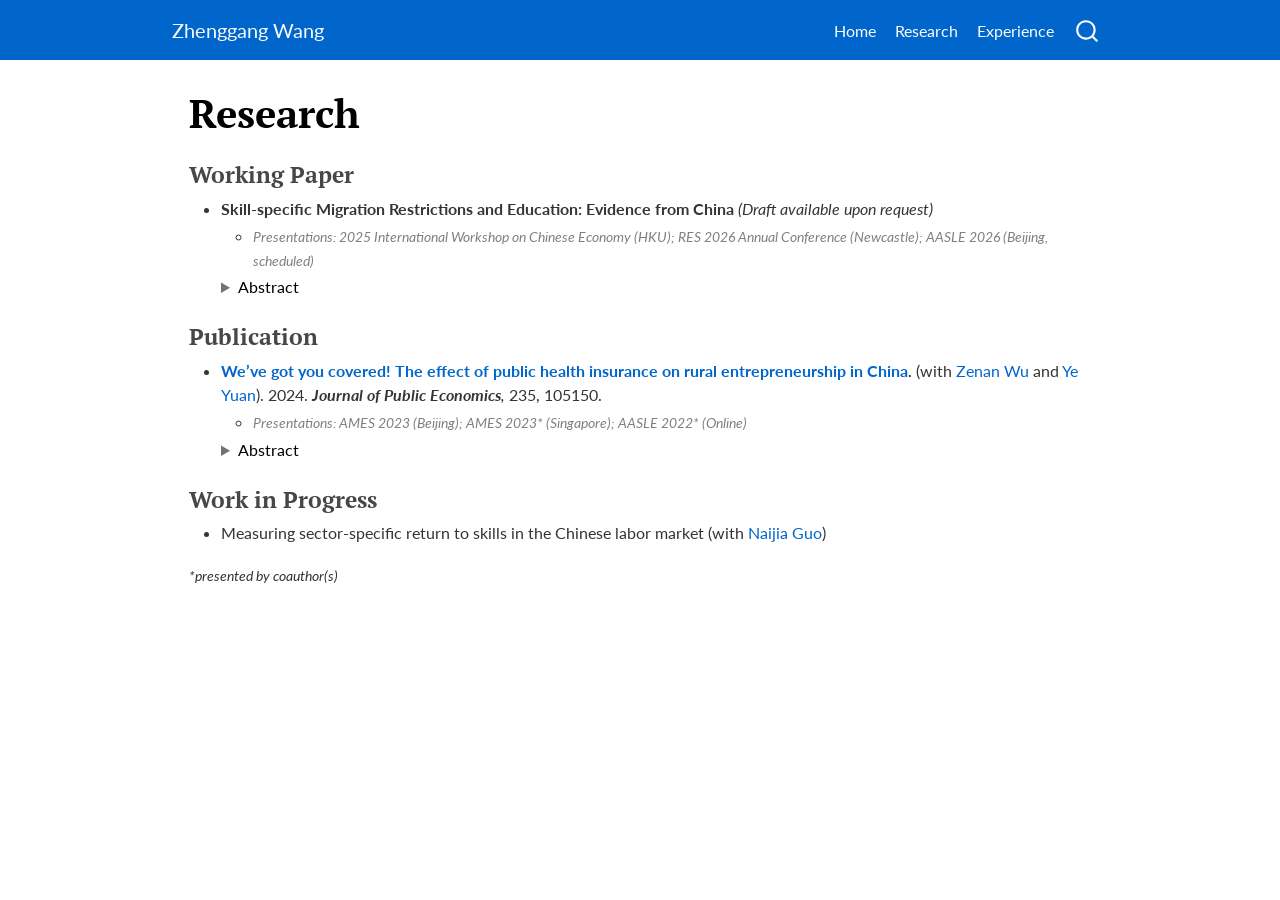
<file: docs/research.html>
<!DOCTYPE html>
<html xmlns="http://www.w3.org/1999/xhtml" lang="en" xml:lang="en"><head>

<meta charset="utf-8">
<meta name="generator" content="quarto-1.9.37">

<meta name="viewport" content="width=device-width, initial-scale=1.0, user-scalable=yes">


<title>Research – Zhenggang Wang</title>
<style>
/* Default styles provided by pandoc.
** See https://pandoc.org/MANUAL.html#variables-for-html for config info.
*/
code{white-space: pre-wrap;}
span.smallcaps{font-variant: small-caps;}
div.columns{display: flex; gap: min(4vw, 1.5em);}
div.column{flex: auto; overflow-x: auto;}
div.hanging-indent{margin-left: 1.5em; text-indent: -1.5em;}
ul.task-list{list-style: none;}
ul.task-list li input[type="checkbox"] {
  width: 0.8em;
  margin: 0 0.8em 0.2em -1em; /* quarto-specific, see https://github.com/quarto-dev/quarto-cli/issues/4556 */ 
  vertical-align: middle;
}
</style>


<script src="site_libs/quarto-nav/quarto-nav.js"></script>
<script src="site_libs/quarto-nav/headroom.min.js"></script>
<script src="site_libs/clipboard/clipboard.min.js"></script>
<script src="site_libs/quarto-search/autocomplete.umd.js"></script>
<script src="site_libs/quarto-search/fuse.min.js"></script>
<script src="site_libs/quarto-search/quarto-search.js"></script>
<meta name="quarto:offset" content="./">
<link href="./images/apple-touch-icon-180x180.png" rel="icon" type="image/png">
<script src="site_libs/quarto-html/quarto.js" type="module"></script>
<script src="site_libs/quarto-html/tabsets/tabsets.js" type="module"></script>
<script src="site_libs/quarto-html/popper.min.js"></script>
<script src="site_libs/quarto-html/tippy.umd.min.js"></script>
<script src="site_libs/quarto-html/anchor.min.js"></script>
<link href="site_libs/quarto-html/tippy.css" rel="stylesheet">
<link href="site_libs/quarto-html/quarto-syntax-highlighting-a9c94084e156453ce75ecc8ff7b2041c.css" rel="stylesheet" id="quarto-text-highlighting-styles">
<script src="site_libs/bootstrap/bootstrap.min.js"></script>
<link href="site_libs/bootstrap/bootstrap-icons.css" rel="stylesheet">
<link href="site_libs/bootstrap/bootstrap-d3f19b3d7b622b1c316061142769eb59.min.css" rel="stylesheet" append-hash="true" id="quarto-bootstrap" data-mode="light">
<script id="quarto-search-options" type="application/json">{
  "location": "navbar",
  "copy-button": false,
  "collapse-after": 3,
  "panel-placement": "end",
  "type": "overlay",
  "limit": 50,
  "keyboard-shortcut": [
    "f",
    "/",
    "s"
  ],
  "show-item-context": false,
  "language": {
    "search-no-results-text": "No results",
    "search-matching-documents-text": "matching documents",
    "search-copy-link-title": "Copy link to search",
    "search-hide-matches-text": "Hide additional matches",
    "search-more-match-text": "more match in this document",
    "search-more-matches-text": "more matches in this document",
    "search-clear-button-title": "Clear",
    "search-text-placeholder": "",
    "search-detached-cancel-button-title": "Cancel",
    "search-submit-button-title": "Submit",
    "search-label": "Search"
  }
}</script>


</head>

<body class="nav-fixed fullcontent quarto-light">

<div id="quarto-search-results"></div>
  <header id="quarto-header" class="headroom fixed-top">
    <nav class="navbar navbar-expand-lg " data-bs-theme="dark">
      <div class="navbar-container container-fluid">
      <div class="navbar-brand-container mx-auto">
    <a class="navbar-brand" href="./index.html">
    <span class="navbar-title">Zhenggang Wang</span>
    </a>
  </div>
            <div id="quarto-search" class="" title="Search"></div>
          <button class="navbar-toggler" type="button" data-bs-toggle="collapse" data-bs-target="#navbarCollapse" aria-controls="navbarCollapse" role="menu" aria-expanded="false" aria-label="Toggle navigation" onclick="if (window.quartoToggleHeadroom) { window.quartoToggleHeadroom(); }">
  <span class="navbar-toggler-icon"></span>
</button>
          <div class="collapse navbar-collapse" id="navbarCollapse">
            <ul class="navbar-nav navbar-nav-scroll ms-auto">
  <li class="nav-item">
    <a class="nav-link" href="./index.html"> 
<span class="menu-text">Home</span></a>
  </li>  
  <li class="nav-item">
    <a class="nav-link active" href="./research.html" aria-current="page"> 
<span class="menu-text">Research</span></a>
  </li>  
  <li class="nav-item">
    <a class="nav-link" href="./experience.html"> 
<span class="menu-text">Experience</span></a>
  </li>  
</ul>
          </div> <!-- /navcollapse -->
            <div class="quarto-navbar-tools">
</div>
      </div> <!-- /container-fluid -->
    </nav>
</header>
<!-- content -->
<div id="quarto-content" class="quarto-container page-columns page-rows-contents page-layout-article page-navbar">
<!-- sidebar -->
<!-- margin-sidebar -->
    
<!-- main -->
<main class="content" id="quarto-document-content">

<header id="title-block-header" class="quarto-title-block default">
<div class="quarto-title">
<h1 class="title">Research</h1>
</div>



<div class="quarto-title-meta">

    
  
    
  </div>
  


</header>


<section id="working-paper" class="level3">
<h3 class="anchored" data-anchor-id="working-paper">Working Paper</h3>
<ul>
<li><p><strong>Skill-specific Migration Restrictions and Education: Evidence from China</strong> <em>(Draft available upon request)</em></p>
<ul>
<li><div style="margin-top: -0.8em; margin-bottom: -0.8em;" "=""><small><font color="gray" style="font-style: italic;">Presentations: 2025 International Workshop on Chinese Economy (HKU); RES 2026 Annual Conference (Newcastle);  AASLE 2026 (Beijing, scheduled)</font></small></div></li>
</ul>
<details>
<summary>
<p><font color="black">Abstract</font></p>
</summary>
<div style="margin-top: 0.5em;">
<p>Migration prospects can reshape human capital accumulation in potential sending communities by changing the expected net returns to education. This study exploits China’s hukou reforms, which relaxed migration restrictions differently across skill groups, to examine their effects on educational outcomes among the rural population. I classify hukou reforms across more than 300 prefectures into skill-biased and general reforms and construct hukou reform indices to measure the intensity of relaxation. Using a shift-share approach, I find that skill-biased reforms in destinations increased high school and college enrollment among age-eligible rural individuals from origin prefectures. By contrast, general reforms in destinations reduced high school enrollment in origin prefectures. Similar divergent patterns appear in long-run educational attainment. These divergent effects highlight the importance of skill-specific migration prospects: skill-biased reforms increased the likelihood of high-skilled migration and thereby raised the expected return to education, whereas general reforms increased the likelihood of low-skilled migration and thereby raised the opportunity costs of education.</p>
</div>
</details></li>
</ul>
</section>
<section id="publication" class="level3">
<h3 class="anchored" data-anchor-id="publication">Publication</h3>
<ul>
<li><p><a href="https://www.sciencedirect.com/science/article/abs/pii/S0047272724000860"><strong>We’ve got you covered! The effect of public health insurance on rural entrepreneurship in China</strong></a><strong>.</strong> (with <a href="https://www.zenanwu.com/">Zenan Wu</a> and <a href="https://yuanye-econ.github.io/">Ye Yuan</a>). 2024. <em><strong>Journal of Public Economics</strong>,</em> 235, 105150.</p>
<ul>
<li><div style="margin-top: -0.8em; margin-bottom: -0.8em;" "=""><small><font color="gray" style="font-style: italic;">Presentations: AMES 2023 (Beijing); AMES 2023* (Singapore); AASLE 2022* (Online)</font></small></div></li>
</ul>
<details>
<summary>
<p><font color="black"> Abstract </font></p>
</summary>
<div style="margin-top: 0.5em;">
<p>Rural households contend with numerous uninsured risks that hinder their ability to leverage profitable yet risky opportunities. We study whether the provision of insurance coverage for medical expenditure, one of the most substantial and unpredictable risk, can stimulate entrepreneurship and other risky financial decisions among rural households. We leverage the progressive nationwide rollout of a universal public health insurance&nbsp;program in rural China. We find that the introduction of&nbsp;health insurance&nbsp;led to a substantial increase in rural households engagement in entrepreneurship. This increase is mainly driven by the risk sharing of health insurance, rather than a reduction in realized medical expenses. The entrepreneurship-promoting effect is also evident at an aggregate level, fostering the growth of smallholder businesses in rural counties. Our findings shed light on the understudied, favorable impact of health insurance on household’s risk taking in rural markets of developing countries.</p>
</div>
</details></li>
</ul>
</section>
<section id="work-in-progress" class="level3">
<h3 class="anchored" data-anchor-id="work-in-progress">Work in Progress</h3>
<ul>
<li>Measuring sector-specific return to skills in the Chinese labor market (with <a href="https://sites.google.com/view/naijia-guo/home?authuser=0">Naijia Guo</a>)</li>
</ul>
<p><small><em>*presented by coauthor(s)</em></small></p>


</section>

</main> <!-- /main -->
<script id="quarto-html-after-body" type="application/javascript">
  window.document.addEventListener("DOMContentLoaded", function (event) {
    const icon = "";
    const anchorJS = new window.AnchorJS();
    anchorJS.options = {
      placement: 'right',
      icon: icon
    };
    anchorJS.add('.anchored');
    const isCodeAnnotation = (el) => {
      for (const clz of el.classList) {
        if (clz.startsWith('code-annotation-')) {                     
          return true;
        }
      }
      return false;
    }
    const onCopySuccess = function(e) {
      // button target
      const button = e.trigger;
      // don't keep focus
      button.blur();
      // flash "checked"
      button.classList.add('code-copy-button-checked');
      var currentTitle = button.getAttribute("title");
      button.setAttribute("title", "Copied!");
      let tooltip;
      if (window.bootstrap) {
        button.setAttribute("data-bs-toggle", "tooltip");
        button.setAttribute("data-bs-placement", "left");
        button.setAttribute("data-bs-title", "Copied!");
        tooltip = new bootstrap.Tooltip(button, 
          { trigger: "manual", 
            customClass: "code-copy-button-tooltip",
            offset: [0, -8]});
        tooltip.show();    
      }
      setTimeout(function() {
        if (tooltip) {
          tooltip.hide();
          button.removeAttribute("data-bs-title");
          button.removeAttribute("data-bs-toggle");
          button.removeAttribute("data-bs-placement");
        }
        button.setAttribute("title", currentTitle);
        button.classList.remove('code-copy-button-checked');
      }, 1000);
      // clear code selection
      e.clearSelection();
    }
    const getTextToCopy = function(trigger) {
      const outerScaffold = trigger.parentElement.cloneNode(true);
      const codeEl = outerScaffold.querySelector('code');
      for (const childEl of codeEl.children) {
        if (isCodeAnnotation(childEl)) {
          childEl.remove();
        }
      }
      return codeEl.innerText;
    }
    const clipboard = new window.ClipboardJS('.code-copy-button:not([data-in-quarto-modal])', {
      text: getTextToCopy
    });
    clipboard.on('success', onCopySuccess);
    if (window.document.getElementById('quarto-embedded-source-code-modal')) {
      const clipboardModal = new window.ClipboardJS('.code-copy-button[data-in-quarto-modal]', {
        text: getTextToCopy,
        container: window.document.getElementById('quarto-embedded-source-code-modal')
      });
      clipboardModal.on('success', onCopySuccess);
    }
      var localhostRegex = new RegExp(/^(?:http|https):\/\/localhost\:?[0-9]*\//);
      var mailtoRegex = new RegExp(/^mailto:/);
        var filterRegex = new RegExp("https:\/\/lianyujun\.github\.io");
      var isInternal = (href) => {
          return filterRegex.test(href) || localhostRegex.test(href) || mailtoRegex.test(href);
      }
      // Inspect non-navigation links and adorn them if external
     var links = window.document.querySelectorAll('a[href]:not(.nav-link):not(.navbar-brand):not(.toc-action):not(.sidebar-link):not(.sidebar-item-toggle):not(.pagination-link):not(.no-external):not([aria-hidden]):not(.dropdown-item):not(.quarto-navigation-tool):not(.about-link)');
      for (var i=0; i<links.length; i++) {
        const link = links[i];
        if (!isInternal(link.href)) {
          // undo the damage that might have been done by quarto-nav.js in the case of
          // links that we want to consider external
          if (link.dataset.originalHref !== undefined) {
            link.href = link.dataset.originalHref;
          }
        }
      }
    function tippyHover(el, contentFn, onTriggerFn, onUntriggerFn) {
      const config = {
        allowHTML: true,
        maxWidth: 500,
        delay: 100,
        arrow: false,
        appendTo: function(el) {
            return el.parentElement;
        },
        interactive: true,
        interactiveBorder: 10,
        theme: 'quarto',
        placement: 'bottom-start',
      };
      if (contentFn) {
        config.content = contentFn;
      }
      if (onTriggerFn) {
        config.onTrigger = onTriggerFn;
      }
      if (onUntriggerFn) {
        config.onUntrigger = onUntriggerFn;
      }
      window.tippy(el, config); 
    }
    const noterefs = window.document.querySelectorAll('a[role="doc-noteref"]');
    for (var i=0; i<noterefs.length; i++) {
      const ref = noterefs[i];
      tippyHover(ref, function() {
        // use id or data attribute instead here
        let href = ref.getAttribute('data-footnote-href') || ref.getAttribute('href');
        try { href = new URL(href).hash; } catch {}
        const id = href.replace(/^#\/?/, "");
        const note = window.document.getElementById(id);
        if (note) {
          return note.innerHTML;
        } else {
          return "";
        }
      });
    }
    const xrefs = window.document.querySelectorAll('a.quarto-xref');
    const processXRef = (id, note) => {
      // Strip column container classes
      const stripColumnClz = (el) => {
        el.classList.remove("page-full", "page-columns");
        if (el.children) {
          for (const child of el.children) {
            stripColumnClz(child);
          }
        }
      }
      stripColumnClz(note)
      if (id === null || id.startsWith('sec-')) {
        // Special case sections, only their first couple elements
        const container = document.createElement("div");
        if (note.children && note.children.length > 2) {
          container.appendChild(note.children[0].cloneNode(true));
          for (let i = 1; i < note.children.length; i++) {
            const child = note.children[i];
            if (child.tagName === "P" && child.innerText === "") {
              continue;
            } else {
              container.appendChild(child.cloneNode(true));
              break;
            }
          }
          if (window.Quarto?.typesetMath) {
            window.Quarto.typesetMath(container);
          }
          return container.innerHTML
        } else {
          if (window.Quarto?.typesetMath) {
            window.Quarto.typesetMath(note);
          }
          return note.innerHTML;
        }
      } else {
        // Remove any anchor links if they are present
        const anchorLink = note.querySelector('a.anchorjs-link');
        if (anchorLink) {
          anchorLink.remove();
        }
        if (window.Quarto?.typesetMath) {
          window.Quarto.typesetMath(note);
        }
        if (note.classList.contains("callout")) {
          return note.outerHTML;
        } else {
          return note.innerHTML;
        }
      }
    }
    for (var i=0; i<xrefs.length; i++) {
      const xref = xrefs[i];
      tippyHover(xref, undefined, function(instance) {
        instance.disable();
        let url = xref.getAttribute('href');
        let hash = undefined; 
        if (url.startsWith('#')) {
          hash = url;
        } else {
          try { hash = new URL(url).hash; } catch {}
        }
        if (hash) {
          const id = hash.replace(/^#\/?/, "");
          const note = window.document.getElementById(id);
          if (note !== null) {
            try {
              const html = processXRef(id, note.cloneNode(true));
              instance.setContent(html);
            } finally {
              instance.enable();
              instance.show();
            }
          } else {
            // See if we can fetch this
            fetch(url.split('#')[0])
            .then(res => res.text())
            .then(html => {
              const parser = new DOMParser();
              const htmlDoc = parser.parseFromString(html, "text/html");
              const note = htmlDoc.getElementById(id);
              if (note !== null) {
                const html = processXRef(id, note);
                instance.setContent(html);
              } 
            }).finally(() => {
              instance.enable();
              instance.show();
            });
          }
        } else {
          // See if we can fetch a full url (with no hash to target)
          // This is a special case and we should probably do some content thinning / targeting
          fetch(url)
          .then(res => res.text())
          .then(html => {
            const parser = new DOMParser();
            const htmlDoc = parser.parseFromString(html, "text/html");
            const note = htmlDoc.querySelector('main.content');
            if (note !== null) {
              // This should only happen for chapter cross references
              // (since there is no id in the URL)
              // remove the first header
              if (note.children.length > 0 && note.children[0].tagName === "HEADER") {
                note.children[0].remove();
              }
              const html = processXRef(null, note);
              instance.setContent(html);
            } 
          }).finally(() => {
            instance.enable();
            instance.show();
          });
        }
      }, function(instance) {
      });
    }
        let selectedAnnoteEl;
        const selectorForAnnotation = ( cell, annotation) => {
          let cellAttr = 'data-code-cell="' + cell + '"';
          let lineAttr = 'data-code-annotation="' +  annotation + '"';
          const selector = 'span[' + cellAttr + '][' + lineAttr + ']';
          return selector;
        }
        const selectCodeLines = (annoteEl) => {
          const doc = window.document;
          const targetCell = annoteEl.getAttribute("data-target-cell");
          const targetAnnotation = annoteEl.getAttribute("data-target-annotation");
          const annoteSpan = window.document.querySelector(selectorForAnnotation(targetCell, targetAnnotation));
          const lines = annoteSpan.getAttribute("data-code-lines").split(",");
          const lineIds = lines.map((line) => {
            return targetCell + "-" + line;
          })
          let top = null;
          let height = null;
          let parent = null;
          if (lineIds.length > 0) {
              //compute the position of the single el (top and bottom and make a div)
              const el = window.document.getElementById(lineIds[0]);
              top = el.offsetTop;
              height = el.offsetHeight;
              parent = el.parentElement.parentElement;
            if (lineIds.length > 1) {
              const lastEl = window.document.getElementById(lineIds[lineIds.length - 1]);
              const bottom = lastEl.offsetTop + lastEl.offsetHeight;
              height = bottom - top;
            }
            if (top !== null && height !== null && parent !== null) {
              // cook up a div (if necessary) and position it 
              let div = window.document.getElementById("code-annotation-line-highlight");
              if (div === null) {
                div = window.document.createElement("div");
                div.setAttribute("id", "code-annotation-line-highlight");
                div.style.position = 'absolute';
                parent.appendChild(div);
              }
              div.style.top = top - 2 + "px";
              div.style.height = height + 4 + "px";
              div.style.left = 0;
              let gutterDiv = window.document.getElementById("code-annotation-line-highlight-gutter");
              if (gutterDiv === null) {
                gutterDiv = window.document.createElement("div");
                gutterDiv.setAttribute("id", "code-annotation-line-highlight-gutter");
                gutterDiv.style.position = 'absolute';
                const codeCell = window.document.getElementById(targetCell);
                const gutter = codeCell.querySelector('.code-annotation-gutter');
                gutter.appendChild(gutterDiv);
              }
              gutterDiv.style.top = top - 2 + "px";
              gutterDiv.style.height = height + 4 + "px";
            }
            selectedAnnoteEl = annoteEl;
          }
        };
        const unselectCodeLines = () => {
          const elementsIds = ["code-annotation-line-highlight", "code-annotation-line-highlight-gutter"];
          elementsIds.forEach((elId) => {
            const div = window.document.getElementById(elId);
            if (div) {
              div.remove();
            }
          });
          selectedAnnoteEl = undefined;
        };
          // Handle positioning of the toggle
      window.addEventListener(
        "resize",
        throttle(() => {
          elRect = undefined;
          if (selectedAnnoteEl) {
            selectCodeLines(selectedAnnoteEl);
          }
        }, 10)
      );
      function throttle(fn, ms) {
      let throttle = false;
      let timer;
        return (...args) => {
          if(!throttle) { // first call gets through
              fn.apply(this, args);
              throttle = true;
          } else { // all the others get throttled
              if(timer) clearTimeout(timer); // cancel #2
              timer = setTimeout(() => {
                fn.apply(this, args);
                timer = throttle = false;
              }, ms);
          }
        };
      }
        // Attach click handler to the DT
        const annoteDls = window.document.querySelectorAll('dt[data-target-cell]');
        for (const annoteDlNode of annoteDls) {
          annoteDlNode.addEventListener('click', (event) => {
            const clickedEl = event.target;
            if (clickedEl !== selectedAnnoteEl) {
              unselectCodeLines();
              const activeEl = window.document.querySelector('dt[data-target-cell].code-annotation-active');
              if (activeEl) {
                activeEl.classList.remove('code-annotation-active');
              }
              selectCodeLines(clickedEl);
              clickedEl.classList.add('code-annotation-active');
            } else {
              // Unselect the line
              unselectCodeLines();
              clickedEl.classList.remove('code-annotation-active');
            }
          });
        }
    const findCites = (el) => {
      const parentEl = el.parentElement;
      if (parentEl) {
        const cites = parentEl.dataset.cites;
        if (cites) {
          return {
            el,
            cites: cites.split(' ')
          };
        } else {
          return findCites(el.parentElement)
        }
      } else {
        return undefined;
      }
    };
    var bibliorefs = window.document.querySelectorAll('a[role="doc-biblioref"]');
    for (var i=0; i<bibliorefs.length; i++) {
      const ref = bibliorefs[i];
      const citeInfo = findCites(ref);
      if (citeInfo) {
        tippyHover(citeInfo.el, function() {
          var popup = window.document.createElement('div');
          citeInfo.cites.forEach(function(cite) {
            var citeDiv = window.document.createElement('div');
            citeDiv.classList.add('hanging-indent');
            citeDiv.classList.add('csl-entry');
            var biblioDiv = window.document.getElementById('ref-' + cite);
            if (biblioDiv) {
              citeDiv.innerHTML = biblioDiv.innerHTML;
            }
            popup.appendChild(citeDiv);
          });
          return popup.innerHTML;
        });
      }
    }
  });
  </script>
</div> <!-- /content -->




</body></html>
</file>
<file: docs/site_libs/quarto-html/tippy.css>
.tippy-box[data-animation=fade][data-state=hidden]{opacity:0}[data-tippy-root]{max-width:calc(100vw - 10px)}.tippy-box{position:relative;background-color:#333;color:#fff;border-radius:4px;font-size:14px;line-height:1.4;white-space:normal;outline:0;transition-property:transform,visibility,opacity}.tippy-box[data-placement^=top]>.tippy-arrow{bottom:0}.tippy-box[data-placement^=top]>.tippy-arrow:before{bottom:-7px;left:0;border-width:8px 8px 0;border-top-color:initial;transform-origin:center top}.tippy-box[data-placement^=bottom]>.tippy-arrow{top:0}.tippy-box[data-placement^=bottom]>.tippy-arrow:before{top:-7px;left:0;border-width:0 8px 8px;border-bottom-color:initial;transform-origin:center bottom}.tippy-box[data-placement^=left]>.tippy-arrow{right:0}.tippy-box[data-placement^=left]>.tippy-arrow:before{border-width:8px 0 8px 8px;border-left-color:initial;right:-7px;transform-origin:center left}.tippy-box[data-placement^=right]>.tippy-arrow{left:0}.tippy-box[data-placement^=right]>.tippy-arrow:before{left:-7px;border-width:8px 8px 8px 0;border-right-color:initial;transform-origin:center right}.tippy-box[data-inertia][data-state=visible]{transition-timing-function:cubic-bezier(.54,1.5,.38,1.11)}.tippy-arrow{width:16px;height:16px;color:#333}.tippy-arrow:before{content:"";position:absolute;border-color:transparent;border-style:solid}.tippy-content{position:relative;padding:5px 9px;z-index:1}
</file>
<file: docs/site_libs/quarto-html/quarto-syntax-highlighting-a9c94084e156453ce75ecc8ff7b2041c.css>
/* quarto syntax highlight colors */
:root {
  --quarto-hl-ot-color: #003B4F;
  --quarto-hl-at-color: #657422;
  --quarto-hl-ss-color: #20794D;
  --quarto-hl-an-color: #5E5E5E;
  --quarto-hl-fu-color: #4758AB;
  --quarto-hl-st-color: #20794D;
  --quarto-hl-cf-color: #003B4F;
  --quarto-hl-op-color: #5E5E5E;
  --quarto-hl-er-color: #AD0000;
  --quarto-hl-bn-color: #AD0000;
  --quarto-hl-al-color: #AD0000;
  --quarto-hl-va-color: #111111;
  --quarto-hl-bu-color: inherit;
  --quarto-hl-ex-color: inherit;
  --quarto-hl-pp-color: #AD0000;
  --quarto-hl-in-color: #5E5E5E;
  --quarto-hl-vs-color: #20794D;
  --quarto-hl-wa-color: #5E5E5E;
  --quarto-hl-do-color: #5E5E5E;
  --quarto-hl-im-color: #00769E;
  --quarto-hl-ch-color: #20794D;
  --quarto-hl-dt-color: #AD0000;
  --quarto-hl-fl-color: #AD0000;
  --quarto-hl-co-color: #5E5E5E;
  --quarto-hl-cv-color: #5E5E5E;
  --quarto-hl-cn-color: #8f5902;
  --quarto-hl-sc-color: #5E5E5E;
  --quarto-hl-dv-color: #AD0000;
  --quarto-hl-kw-color: #003B4F;
}

/* other quarto variables */
:root {
  --quarto-font-monospace: "Source Code Pro", monospace;
}

/* syntax highlight based on Pandoc's rules */
pre > code.sourceCode > span {
  color: #003B4F;
}

code.sourceCode > span {
  color: #003B4F;
}

div.sourceCode,
div.sourceCode pre.sourceCode {
  color: #003B4F;
}

/* Normal */
code span {
  color: #003B4F;
}

/* Alert */
code span.al {
  color: #AD0000;
  font-style: inherit;
}

/* Annotation */
code span.an {
  color: #5E5E5E;
  font-style: inherit;
}

/* Attribute */
code span.at {
  color: #657422;
  font-style: inherit;
}

/* BaseN */
code span.bn {
  color: #AD0000;
  font-style: inherit;
}

/* BuiltIn */
code span.bu {
  font-style: inherit;
}

/* ControlFlow */
code span.cf {
  color: #003B4F;
  font-weight: bold;
  font-style: inherit;
}

/* Char */
code span.ch {
  color: #20794D;
  font-style: inherit;
}

/* Constant */
code span.cn {
  color: #8f5902;
  font-style: inherit;
}

/* Comment */
code span.co {
  color: #5E5E5E;
  font-style: inherit;
}

/* CommentVar */
code span.cv {
  color: #5E5E5E;
  font-style: italic;
}

/* Documentation */
code span.do {
  color: #5E5E5E;
  font-style: italic;
}

/* DataType */
code span.dt {
  color: #AD0000;
  font-style: inherit;
}

/* DecVal */
code span.dv {
  color: #AD0000;
  font-style: inherit;
}

/* Error */
code span.er {
  color: #AD0000;
  font-style: inherit;
}

/* Extension */
code span.ex {
  font-style: inherit;
}

/* Float */
code span.fl {
  color: #AD0000;
  font-style: inherit;
}

/* Function */
code span.fu {
  color: #4758AB;
  font-style: inherit;
}

/* Import */
code span.im {
  color: #00769E;
  font-style: inherit;
}

/* Information */
code span.in {
  color: #5E5E5E;
  font-style: inherit;
}

/* Keyword */
code span.kw {
  color: #003B4F;
  font-weight: bold;
  font-style: inherit;
}

/* Operator */
code span.op {
  color: #5E5E5E;
  font-style: inherit;
}

/* Other */
code span.ot {
  color: #003B4F;
  font-style: inherit;
}

/* Preprocessor */
code span.pp {
  color: #AD0000;
  font-style: inherit;
}

/* SpecialChar */
code span.sc {
  color: #5E5E5E;
  font-style: inherit;
}

/* SpecialString */
code span.ss {
  color: #20794D;
  font-style: inherit;
}

/* String */
code span.st {
  color: #20794D;
  font-style: inherit;
}

/* Variable */
code span.va {
  color: #111111;
  font-style: inherit;
}

/* VerbatimString */
code span.vs {
  color: #20794D;
  font-style: inherit;
}

/* Warning */
code span.wa {
  color: #5E5E5E;
  font-style: italic;
}

.prevent-inlining {
  content: "</";
}

/*# sourceMappingURL=ad27052c1b7979d94bc9fc16dbd58621.css.map */
</file>
